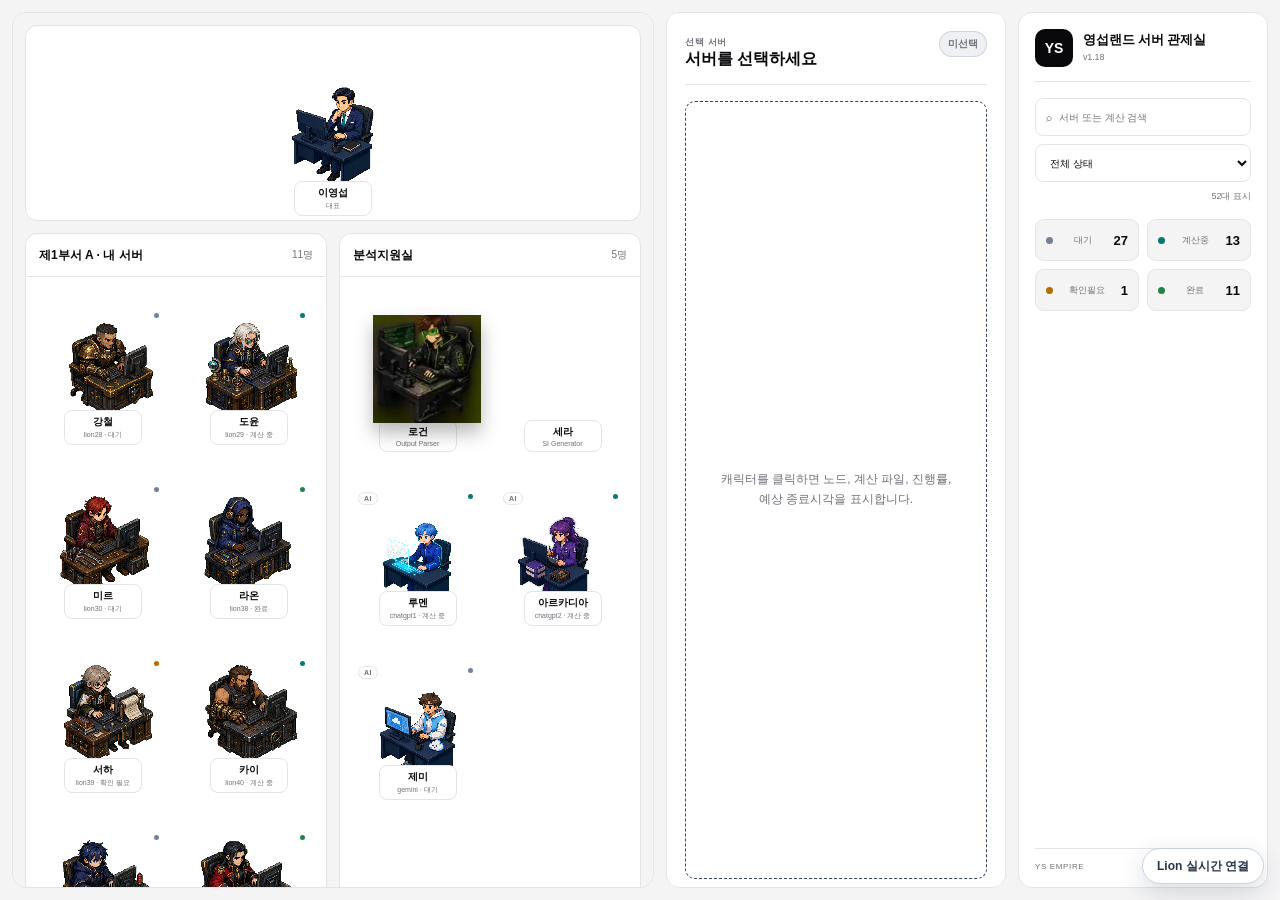
<file: index.html>
<!DOCTYPE html>
<html lang="ko" data-theme="light">
<head>
  <meta charset="UTF-8" />
  <meta name="viewport" content="width=device-width, initial-scale=1.0" />
  <meta name="color-scheme" content="light" />
  <title>영섭랜드 · 서버 관제실</title>
  <link rel="stylesheet" href="style.css?v=20260727-03" />
  <link rel="stylesheet" href="live.css?v=20260727-03" />
  <link rel="stylesheet" href="research-tools.css?v=20260727-04" />
  <link rel="stylesheet" href="isometric-office.css?v=20260727-11" />
  <link rel="stylesheet" href="office-layout-order.css?v=20260804-02" />
  <link rel="stylesheet" href="ui-enhancements.css?v=20260804-04" />
</head>
<body class="characters-only-layout no-server-org">
  <div class="app-shell">
    <header class="topbar layout-hidden">
      <div class="brand">
        <div class="brand-mark">YS</div>
        <div><h1>영섭랜드 서버 관제실 <small>v1.18</small></h1></div>
      </div>
      <div class="top-actions">
        <button id="pauseBtn" class="btn secondary">샘플 진행 일시정지</button>
        <div class="speed-group" aria-label="샘플 진행 속도"><button data-speed="1" class="speed-btn active">1×</button><button data-speed="2" class="speed-btn">2×</button><button data-speed="4" class="speed-btn">4×</button></div>
        <button id="addTaskBtn" class="btn primary">+ 새 계산 등록</button>
      </div>
      <div class="status-strip">
        <span><i class="dot waiting"></i>대기 <b id="countWaiting">0</b></span>
        <span><i class="dot running"></i>계산중 <b id="countRunning">0</b></span>
        <span><i class="dot warning"></i>확인필요 <b id="countWarning">0</b></span>
        <span><i class="dot done"></i>완료 <b id="countDone">0</b></span>
        <span class="hidden"><b id="totalJobs">0</b></span>
      </div>
    </header>

    <main class="workspace">
      <section class="org-map-panel" aria-label="영섭랜드 중앙 캐릭터 화면">
        <div id="departmentGrid" class="department-grid"></div>
      </section>

      <aside class="side-panel">
        <section class="detail-card">
          <div class="section-title-row"><div><span class="eyebrow">선택 서버</span><h2 id="detailServerName">서버를 선택하세요</h2></div><span id="detailStatusBadge" class="badge neutral">미선택</span></div>
          <div id="emptyDetail" class="empty-state">캐릭터를 클릭하면 노드, 계산 파일, 진행률, 예상 종료시각을 표시합니다.</div>
          <div id="detailContent" class="detail-content hidden">
            <div class="live-summary"><div><span>최근 확인</span><strong id="detailCheckedAt">-</strong></div><div><span>1분 Load</span><strong id="detailLoad">-</strong></div><div><span>Gaussian PID</span><strong id="detailPid">-</strong></div></div>
            <div class="info-grid"><div><span>기관</span><strong id="detailInstitution">-</strong></div><div><span>접속명</span><strong id="detailHost">-</strong></div><div><span>CPU</span><strong id="detailCpu">-</strong></div><div><span>메모리</span><strong id="detailMemory">-</strong></div></div>
            <div class="progress-block"><div class="progress-label"><span>현재 계산 진행률</span><strong id="detailProgressText">0%</strong></div><div class="progress-track"><div id="detailProgressBar" class="progress-fill"></div></div></div>
            <dl class="detail-list"><div><dt>프로젝트</dt><dd id="detailProject">-</dd></div><div><dt>현재 파일</dt><dd id="detailJob">-</dd></div><div><dt>계산 목적</dt><dd id="detailPurpose">-</dd></div><div><dt>시작 시각</dt><dd id="detailStarted">-</dd></div><div><dt>예상 종료</dt><dd id="detailEta">-</dd></div><div><dt>작업 디렉터리</dt><dd id="detailDirectory">-</dd></div></dl>
            <div class="detail-actions three"><button id="copySshBtn" class="btn secondary full">SSH 명령 복사</button><button id="markDoneBtn" class="btn secondary full">완료 처리</button><button id="needsReviewBtn" class="btn danger full">검수 필요</button></div>
          </div>
        </section>
        <section class="todo-card"><div class="section-title-row"><div><span class="eyebrow">연구 할 일</span><h2>우선순위 큐</h2></div><button id="clearDoneBtn" class="text-btn">완료 정리</button></div><div id="taskList" class="task-list"></div></section>
      </aside>
    </main>

    <footer class="event-console"><div class="console-heading"><h2>이벤트 로그</h2><button id="clearLogBtn" class="text-btn">로그 비우기</button></div><div id="eventLog" class="event-log"></div></footer>
  </div>

  <dialog id="taskDialog"><form id="taskForm" method="dialog"><div class="dialog-header"><div><span class="eyebrow">새 계산</span><h2>계산 작업 등록</h2></div><button type="button" id="closeDialogBtn" class="icon-btn">×</button></div><label>작업명<input id="taskTitleInput" required placeholder="예: FeNO7 quartet Fe–N scan" /></label><label>프로젝트<input id="taskProjectInput" required placeholder="예: FeNO6 / FeNO7" /></label><label>우선순위<select id="taskPriorityInput"><option value="high">높음</option><option value="medium" selected>중간</option><option value="low">낮음</option></select></label><label>담당 서버<select id="taskServerInput"></select></label><div class="dialog-actions"><button type="button" id="cancelDialogBtn" class="btn secondary">취소</button><button type="submit" class="btn primary">등록</button></div></form></dialog>

  <script src="auto-connect.js?v=20260805-02"></script><script src="app.js?v=20260727-03"></script><script src="live.js?v=20260727-12"></script><script src="isometric-office.js?v=20260727-11"></script><script src="ui-enhancements.js?v=20260804-04"></script><script src="office-layout-order.js?v=20260804-02"></script>
</body>
</html>
</file>
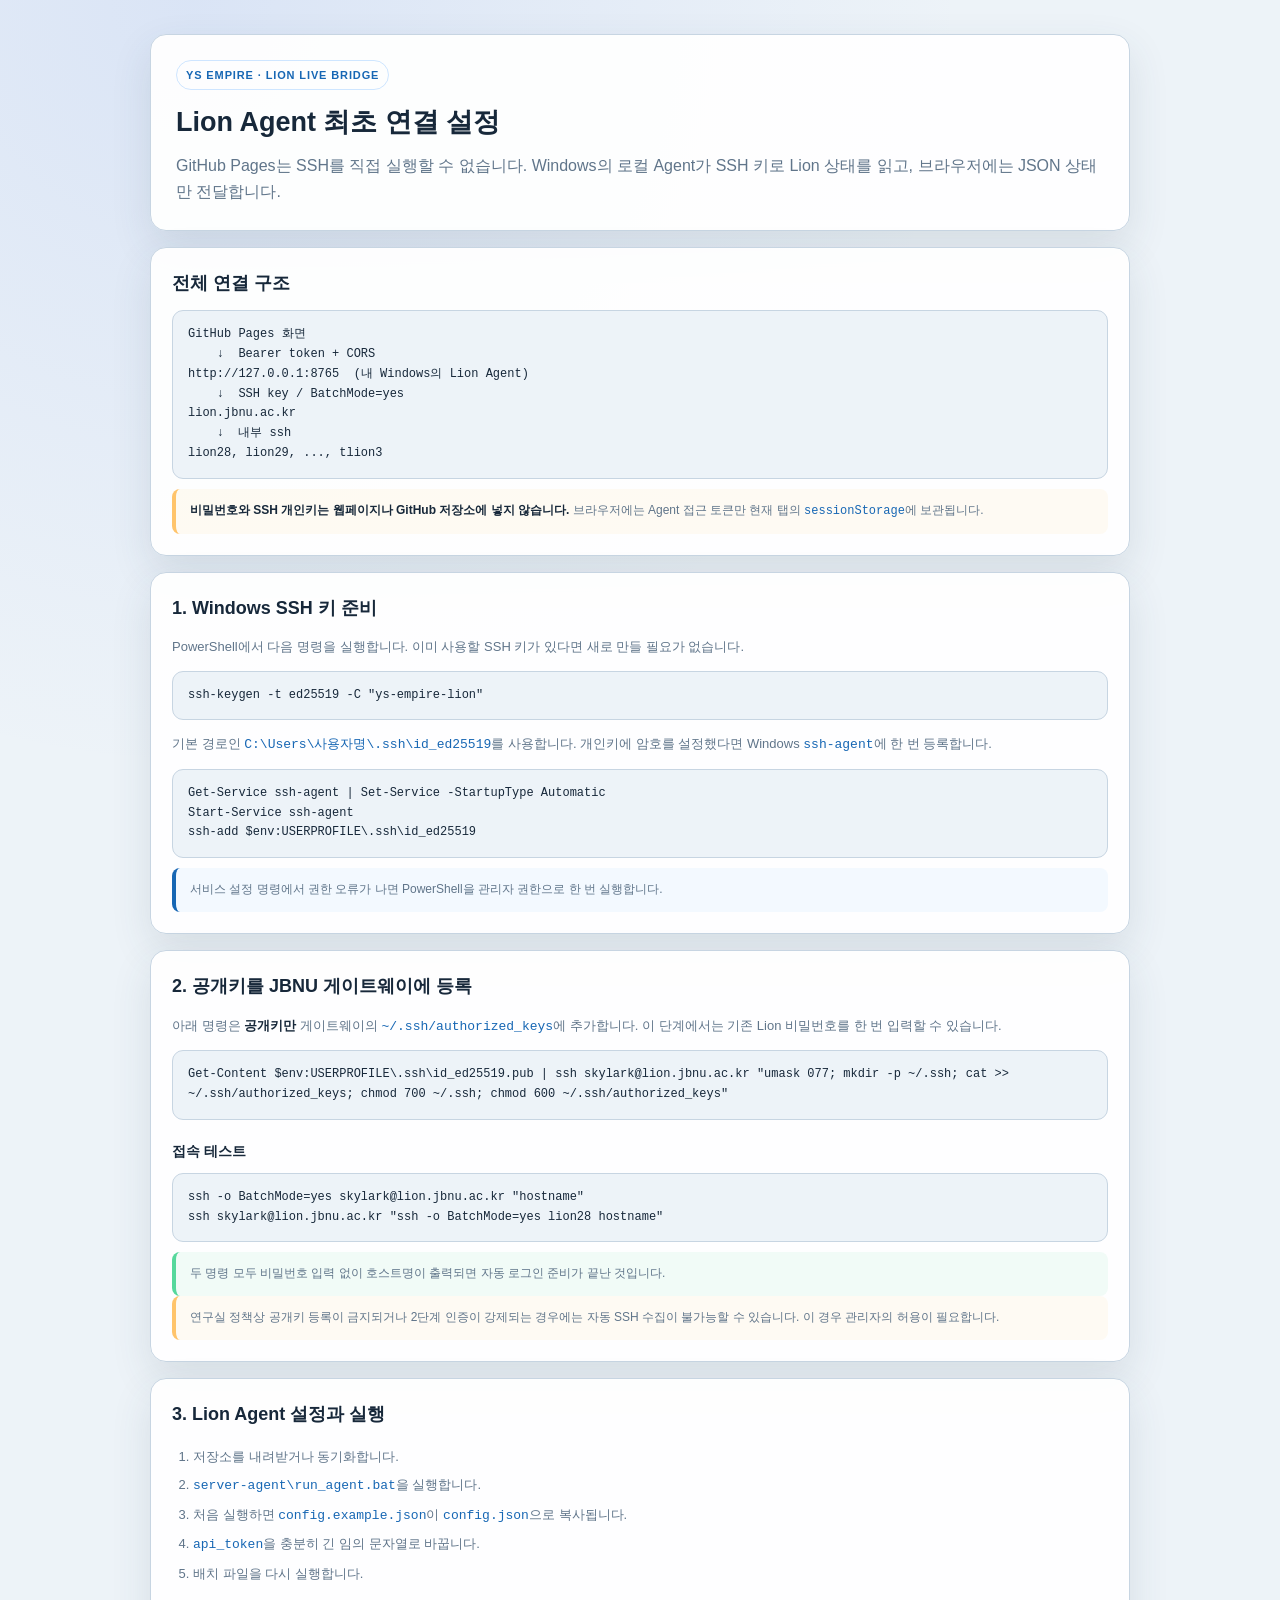
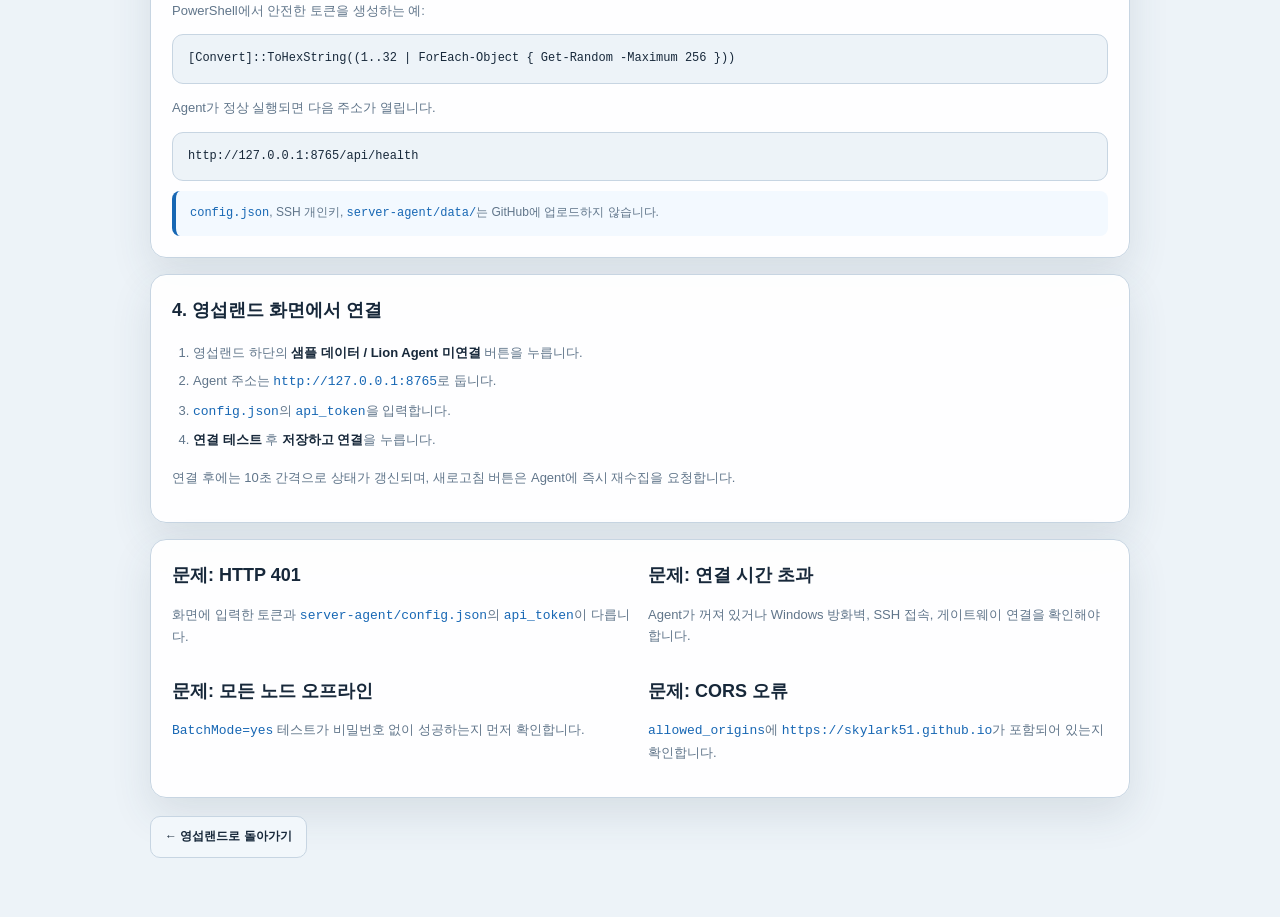
<file: agent-setup.html>
<!DOCTYPE html>
<html lang="ko" data-theme="dark">
<head>
  <meta charset="UTF-8" />
  <meta name="viewport" content="width=device-width, initial-scale=1.0" />
  <meta name="color-scheme" content="dark light" />
  <title>영섭랜드 · Lion Agent 연결 설정</title>
  <style>
    :root{--bg:#0b111a;--panel:#121c29;--panel2:#182536;--line:#2b3d52;--text:#e9f0f8;--muted:#9aabbe;--accent:#75b8ff;--ok:#56d89c;--warn:#ffc46b;--danger:#ff7e8a}
    *{box-sizing:border-box}body{margin:0;background:radial-gradient(circle at 15% 0,rgba(90,130,230,.13),transparent 28%),var(--bg);color:var(--text);font-family:Inter,Pretendard,"Noto Sans KR",Arial,sans-serif;line-height:1.65}.page{width:min(980px,calc(100% - 28px));margin:0 auto;padding:34px 0 70px}.hero,.card{border:1px solid var(--line);border-radius:16px;background:rgba(18,28,41,.92);box-shadow:0 18px 48px rgba(0,0,0,.24)}.hero{padding:25px}.hero h1{margin:0;font-size:27px}.hero p{margin:8px 0 0;color:var(--muted)}.badge{display:inline-flex;margin-bottom:10px;padding:5px 9px;border:1px solid rgba(117,184,255,.35);border-radius:999px;color:var(--accent);font-size:11px;font-weight:800;letter-spacing:.08em}.card{margin-top:16px;padding:21px}.card h2{margin:0 0 11px;font-size:18px}.card h3{margin:20px 0 7px;font-size:14px}.card p,.card li{color:var(--muted);font-size:13px}.card strong{color:var(--text)}ol{padding-left:21px}li+li{margin-top:7px}pre{position:relative;margin:10px 0;padding:14px 15px;overflow:auto;border:1px solid var(--line);border-radius:11px;background:#080d14;color:#dce8f5;font:12px/1.65 "Cascadia Code",Consolas,monospace;white-space:pre-wrap}.note{padding:12px 14px;border-left:4px solid var(--accent);border-radius:8px;background:rgba(117,184,255,.08);color:var(--muted);font-size:12px}.warning{border-left-color:var(--warn);background:rgba(255,196,107,.08)}.success{border-left-color:var(--ok);background:rgba(86,216,156,.08)}.grid{display:grid;grid-template-columns:1fr 1fr;gap:16px}.back{display:inline-flex;margin-top:18px;padding:10px 14px;border:1px solid var(--line);border-radius:10px;background:var(--panel2);color:var(--text);font-size:12px;font-weight:800;text-decoration:none}.back:hover{border-color:var(--accent)}code{color:var(--accent)}@media(max-width:760px){.grid{grid-template-columns:1fr}.hero h1{font-size:22px}}
    @media(prefers-color-scheme:light){:root{--bg:#edf3f8;--panel:#fff;--panel2:#f2f7fb;--line:#c7d5e2;--text:#17283a;--muted:#60758a;--accent:#1767b4}.hero,.card{background:rgba(255,255,255,.94);box-shadow:0 16px 40px rgba(48,70,92,.12)}pre{background:#edf3f8;color:#17283a}}
  </style>
</head>
<body>
  <main class="page">
    <section class="hero">
      <span class="badge">YS EMPIRE · LION LIVE BRIDGE</span>
      <h1>Lion Agent 최초 연결 설정</h1>
      <p>GitHub Pages는 SSH를 직접 실행할 수 없습니다. Windows의 로컬 Agent가 SSH 키로 Lion 상태를 읽고, 브라우저에는 JSON 상태만 전달합니다.</p>
    </section>

    <section class="card">
      <h2>전체 연결 구조</h2>
      <pre>GitHub Pages 화면
    ↓  Bearer token + CORS
http://127.0.0.1:8765  (내 Windows의 Lion Agent)
    ↓  SSH key / BatchMode=yes
lion.jbnu.ac.kr
    ↓  내부 ssh
lion28, lion29, ..., tlion3</pre>
      <div class="note warning"><strong>비밀번호와 SSH 개인키는 웹페이지나 GitHub 저장소에 넣지 않습니다.</strong> 브라우저에는 Agent 접근 토큰만 현재 탭의 <code>sessionStorage</code>에 보관됩니다.</div>
    </section>

    <section class="card">
      <h2>1. Windows SSH 키 준비</h2>
      <p>PowerShell에서 다음 명령을 실행합니다. 이미 사용할 SSH 키가 있다면 새로 만들 필요가 없습니다.</p>
      <pre>ssh-keygen -t ed25519 -C "ys-empire-lion"</pre>
      <p>기본 경로인 <code>C:\Users\사용자명\.ssh\id_ed25519</code>를 사용합니다. 개인키에 암호를 설정했다면 Windows <code>ssh-agent</code>에 한 번 등록합니다.</p>
      <pre>Get-Service ssh-agent | Set-Service -StartupType Automatic
Start-Service ssh-agent
ssh-add $env:USERPROFILE\.ssh\id_ed25519</pre>
      <div class="note">서비스 설정 명령에서 권한 오류가 나면 PowerShell을 관리자 권한으로 한 번 실행합니다.</div>
    </section>

    <section class="card">
      <h2>2. 공개키를 JBNU 게이트웨이에 등록</h2>
      <p>아래 명령은 <strong>공개키만</strong> 게이트웨이의 <code>~/.ssh/authorized_keys</code>에 추가합니다. 이 단계에서는 기존 Lion 비밀번호를 한 번 입력할 수 있습니다.</p>
      <pre>Get-Content $env:USERPROFILE\.ssh\id_ed25519.pub | ssh skylark@lion.jbnu.ac.kr "umask 077; mkdir -p ~/.ssh; cat >> ~/.ssh/authorized_keys; chmod 700 ~/.ssh; chmod 600 ~/.ssh/authorized_keys"</pre>
      <h3>접속 테스트</h3>
      <pre>ssh -o BatchMode=yes skylark@lion.jbnu.ac.kr "hostname"
ssh skylark@lion.jbnu.ac.kr "ssh -o BatchMode=yes lion28 hostname"</pre>
      <div class="note success">두 명령 모두 비밀번호 입력 없이 호스트명이 출력되면 자동 로그인 준비가 끝난 것입니다.</div>
      <div class="note warning">연구실 정책상 공개키 등록이 금지되거나 2단계 인증이 강제되는 경우에는 자동 SSH 수집이 불가능할 수 있습니다. 이 경우 관리자의 허용이 필요합니다.</div>
    </section>

    <section class="card">
      <h2>3. Lion Agent 설정과 실행</h2>
      <ol>
        <li>저장소를 내려받거나 동기화합니다.</li>
        <li><code>server-agent\run_agent.bat</code>을 실행합니다.</li>
        <li>처음 실행하면 <code>config.example.json</code>이 <code>config.json</code>으로 복사됩니다.</li>
        <li><code>api_token</code>을 충분히 긴 임의 문자열로 바꿉니다.</li>
        <li>배치 파일을 다시 실행합니다.</li>
      </ol>
      <p>PowerShell에서 안전한 토큰을 생성하는 예:</p>
      <pre>[Convert]::ToHexString((1..32 | ForEach-Object { Get-Random -Maximum 256 }))</pre>
      <p>Agent가 정상 실행되면 다음 주소가 열립니다.</p>
      <pre>http://127.0.0.1:8765/api/health</pre>
      <div class="note"><code>config.json</code>, SSH 개인키, <code>server-agent/data/</code>는 GitHub에 업로드하지 않습니다.</div>
    </section>

    <section class="card">
      <h2>4. 영섭랜드 화면에서 연결</h2>
      <ol>
        <li>영섭랜드 하단의 <strong>샘플 데이터 / Lion Agent 미연결</strong> 버튼을 누릅니다.</li>
        <li>Agent 주소는 <code>http://127.0.0.1:8765</code>로 둡니다.</li>
        <li><code>config.json</code>의 <code>api_token</code>을 입력합니다.</li>
        <li><strong>연결 테스트</strong> 후 <strong>저장하고 연결</strong>을 누릅니다.</li>
      </ol>
      <p>연결 후에는 10초 간격으로 상태가 갱신되며, 새로고침 버튼은 Agent에 즉시 재수집을 요청합니다.</p>
    </section>

    <section class="card grid">
      <div>
        <h2>문제: HTTP 401</h2>
        <p>화면에 입력한 토큰과 <code>server-agent/config.json</code>의 <code>api_token</code>이 다릅니다.</p>
      </div>
      <div>
        <h2>문제: 연결 시간 초과</h2>
        <p>Agent가 꺼져 있거나 Windows 방화벽, SSH 접속, 게이트웨이 연결을 확인해야 합니다.</p>
      </div>
      <div>
        <h2>문제: 모든 노드 오프라인</h2>
        <p><code>BatchMode=yes</code> 테스트가 비밀번호 없이 성공하는지 먼저 확인합니다.</p>
      </div>
      <div>
        <h2>문제: CORS 오류</h2>
        <p><code>allowed_origins</code>에 <code>https://skylark51.github.io</code>가 포함되어 있는지 확인합니다.</p>
      </div>
    </section>

    <a class="back" href="./">← 영섭랜드로 돌아가기</a>
  </main>
</body>
</html>
</file>
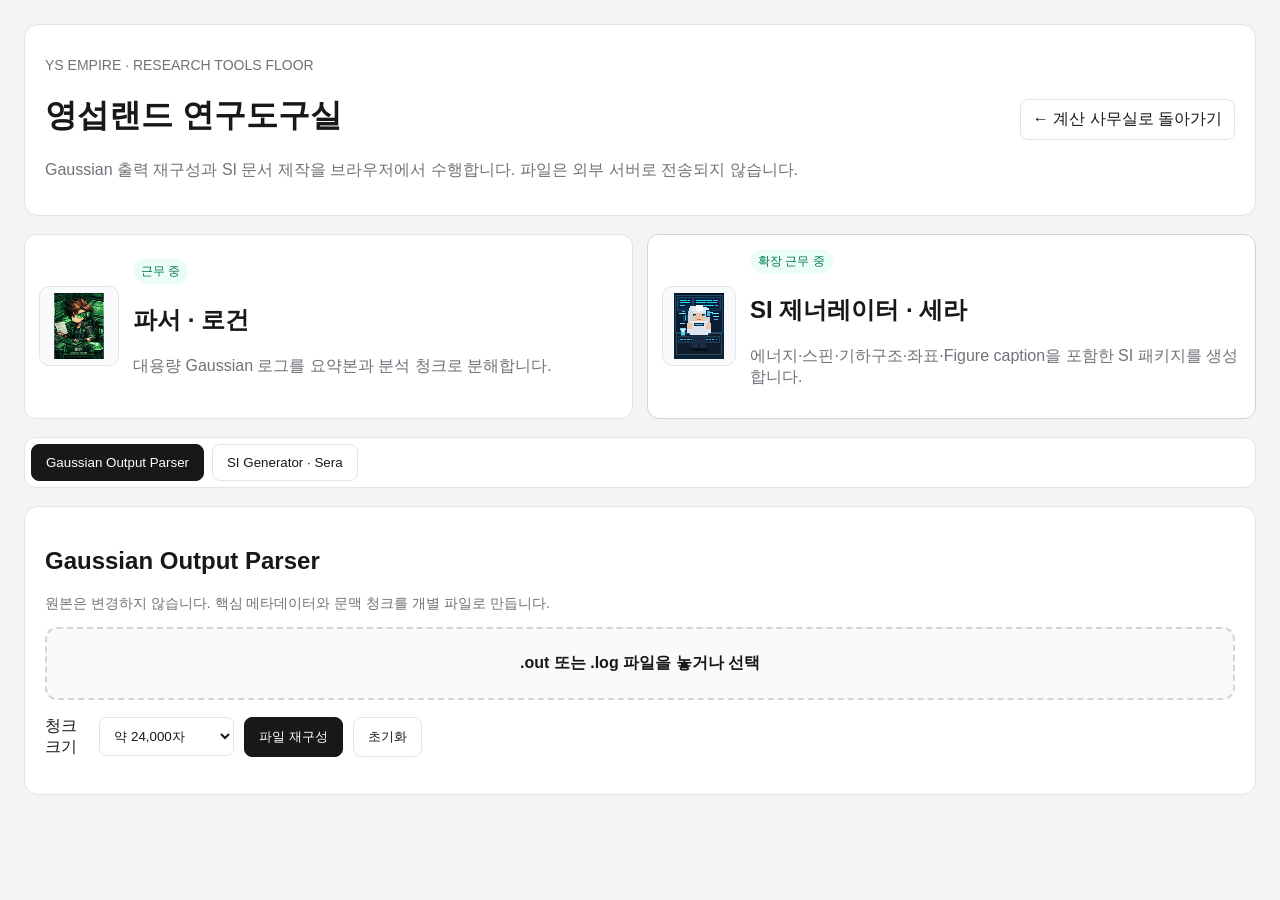
<file: research-tools.html>
<!DOCTYPE html>
<html lang="ko" data-theme="dark">
<head>
  <meta charset="UTF-8" />
  <meta name="viewport" content="width=device-width, initial-scale=1.0" />
  <title>영섭랜드 연구도구실</title>
  <link rel="stylesheet" href="research-tools.css" />
</head>
<body class="tools-page">
  <main class="tools-shell">
    <header class="tools-head">
      <div><p class="tool-note">YS EMPIRE · RESEARCH TOOLS FLOOR</p><h1>영섭랜드 연구도구실</h1><p>Gaussian 출력 재구성과 SI 문서 제작을 브라우저에서 수행합니다. 파일은 외부 서버로 전송되지 않습니다.</p></div>
      <a href="index.html">← 계산 사무실로 돌아가기</a>
    </header>

    <section class="employee-strip">
      <article class="employee-mini"><img src="assets/characters/tool-parser.svg" alt="Gaussian Output Parser 직원" /><div><span class="status-chip">근무 중</span><h2>파서 · 로건</h2><p>대용량 Gaussian 로그를 요약본과 분석 청크로 분해합니다.</p></div></article>
      <article class="employee-mini featured"><img src="assets/characters/tool-si-generator.svg" alt="SI Generator 직원" /><div><span class="status-chip">확장 근무 중</span><h2>SI 제너레이터 · 세라</h2><p>에너지·스핀·기하구조·좌표·Figure caption을 포함한 SI 패키지를 생성합니다.</p></div></article>
    </section>

    <nav class="tool-tabs"><button class="tool-tab active" data-target="parserPanel">Gaussian Output Parser</button><button class="tool-tab" data-target="siPanel">SI Generator · Sera</button></nav>

    <section id="parserPanel" class="tool-panel active">
      <h2>Gaussian Output Parser</h2><p class="tool-note">원본은 변경하지 않습니다. 핵심 메타데이터와 문맥 청크를 개별 파일로 만듭니다.</p>
      <label id="parserDrop" class="drop-zone"><strong>.out 또는 .log 파일을 놓거나 선택</strong><input id="parserFiles" type="file" accept=".out,.log,.txt" multiple hidden /></label>
      <div class="tool-controls"><label>청크 크기 <select id="chunkSize"><option value="12000">약 12,000자</option><option value="24000" selected>약 24,000자</option><option value="48000">약 48,000자</option></select></label><button id="runParser">파일 재구성</button><button id="clearParser" class="secondary">초기화</button></div>
      <div id="parserFileList" class="file-list"></div><div id="parserOutputs" class="output-list"></div>
    </section>

    <section id="siPanel" class="tool-panel">
      <div class="sera-heading"><div><p class="tool-note">FULL WORKFLOW</p><h2>SI Generator · Sera</h2><p>기존 데스크톱 SI Generator의 데이터 처리 기능을 웹 워크플로로 이식한 버전입니다.</p></div><span id="seraStatus" class="status-chip">파일 대기</span></div>
      <div class="workflow-grid">
        <section class="form-card span-2"><h3>0. Gaussian 파일 및 구조명</h3><label id="siDrop" class="drop-zone"><strong>Gaussian .out/.log 파일 또는 폴더를 선택</strong><small>브라우저 폴더 선택은 하위 폴더를 포함합니다.</small><input id="siFiles" type="file" accept=".out,.log,.txt" multiple hidden /></label><div class="inline-actions"><button id="chooseSiFiles">파일 추가</button><label class="button-like">폴더 전체 추가<input id="siFolder" type="file" webkitdirectory directory multiple hidden /></label><button id="autoGroupBtn" class="secondary">구조 자동 정렬</button><button id="clearSi" class="secondary">초기화</button></div><div id="siFileList" class="file-list"></div><div id="structureEditor" class="table-wrap"></div></section>
        <section class="form-card"><h3>1. 문서 설정</h3><label>SI 제목<input id="siTitle" value="Computational Details and Cartesian Coordinates" /></label><label>Mechanism phrase<input id="mechanismPhrase" placeholder="예: O–O bond cleavage" /></label><label>출력 파일 접두어<input id="outputPrefix" value="SI_Generator" /></label><label class="check"><input id="includeAbsolute" type="checkbox" checked /> Absolute energy table 포함</label><label class="check"><input id="includeCoordinates" type="checkbox" checked /> Cartesian coordinates 포함</label></section>
        <section class="form-card"><h3>2. 에너지 설정</h3><label>에너지 입력<select id="energyInputMode"><option value="auto">Gaussian에서 자동 추출</option><option value="manual-both">Absolute + Relative 수동</option><option value="manual-relative">Relative만 수동</option></select></label><label>Energy basis<select id="energyBasis"><option value="gibbs">Gibbs</option><option value="electronic">Electronic</option><option value="electronic-zpe">Electronic + ZPE</option><option value="enthalpy">Enthalpy</option><option value="current">Current/default behavior</option></select></label><label>Reference mode<select id="referenceMode"><option value="single">Single Structure</option><option value="separate">Separate Reactants</option><option value="numeric">Manual Numeric Reference</option><option value="manual-relative">Manual Relative Only</option></select></label><label>Reference 구조<select id="referenceStructure"></select></label><label>수동 reference 값<input id="manualReference" type="number" step="any" placeholder="Hartree" /></label><label>Separate reactants<input id="separateReactants" placeholder="구조명*계수 + 구조명*계수" /></label></section>
        <section class="form-card span-2 manual-energy"><h3>3. 수동 에너지 표</h3><p class="tool-note">Excel에서 탭 구분 데이터를 그대로 붙여넣을 수 있습니다.</p><div class="two-col"><label>Absolute Energy Table<textarea id="manualAbsolute" rows="6" placeholder="Structure\tE\tZPE\tH\tG"></textarea></label><label>Relative Energy Table<textarea id="manualRelative" rows="6" placeholder="Structure\tΔG"></textarea></label></div></section>
        <section class="form-card"><h3>4. Mulliken spin density</h3><label class="check"><input id="spinAuto" type="checkbox" checked /> 자동 분석</label><label>Tracked atoms<input id="spinAutoCount" type="number" min="1" max="20" value="6" /></label><label>수동 Atom IDs<input id="spinManualIds" placeholder="예: 1, 12, 38, 39" disabled /></label><label class="check"><input id="spinSeparateReport" type="checkbox" checked /> 강조 분석 별도 보고서 생성</label></section>
        <section class="form-card"><h3>5. Key geometries</h3><p class="tool-note">한 줄마다 이름 = 원자번호. 2개 거리, 3개 각도, 4개 dihedral.</p><textarea id="geometryRules" rows="8" placeholder="Fe–N = 1,38\nN–O = 38,39\nFe–N–O = 1,38,39"></textarea></section>
        <section class="form-card"><h3>6. Figure captions</h3><textarea id="figureCaptions" rows="8" placeholder="한 줄에 caption 하나씩 입력"></textarea><p class="tool-note">Figure S1부터 자동 번호를 부여합니다.</p></section>
        <section class="form-card"><h3>7. 구조명 서식</h3><p>구조명에 <code>_{text}</code>와 <code>^{text}</code>를 사용하면 아래첨자와 위첨자 표기를 유지합니다.</p><div class="format-preview" id="formatPreview">예: Fe_{2}^{III}</div></section>
      </div>
      <div class="generation-bar"><button id="runSi" class="primary-large">Generate SI + XYZ</button><button id="generateSiOnly">SI Only</button><button id="generateXyzOnly">XYZ Only</button><button id="saveProjectBtn" class="secondary">설정 JSON 저장</button><label class="button-like secondary">설정 JSON 불러오기<input id="loadProjectInput" type="file" accept=".json" hidden /></label></div>
      <div id="siProgress" class="progress-box" hidden><div><strong id="siProgressText">준비 중</strong><span id="siProgressPct">0%</span></div><progress id="siProgressBar" max="100" value="0"></progress></div><div id="siOutputs" class="output-list"></div>
    </section>
  </main>
  <script src="research-tools.js"></script>
  <script src="research-tools-hotfix.js"></script>
  <script>(()=>{const target=location.hash.slice(1);if(!target)return;document.querySelector(`.tool-tab[data-target="${target}"]`)?.click();})();</script>
</body>
</html>
</file>
<file: style.css>
:root {
  --bg: #0a0f18;
  --panel: #111824;
  --panel-2: #151e2c;
  --panel-3: #1a2535;
  --line: #263447;
  --text: #e7edf7;
  --muted: #91a0b6;
  --accent: #7ab8ff;
  --accent-2: #a886ff;
  --running: #45d6c7;
  --waiting: #7f8ca2;
  --warning: #ffbd5b;
  --done: #6edb8f;
  --danger: #ff6f7d;
  --shadow: 0 18px 48px rgba(0,0,0,.28);
}

* { box-sizing: border-box; }
html, body { margin: 0; min-height: 100%; background: var(--bg); color: var(--text); font-family: Inter, Pretendard, "Noto Sans KR", Arial, sans-serif; }
button, input, select { font: inherit; }

body {
  background:
    radial-gradient(circle at 12% 0%, rgba(91, 123, 255, .11), transparent 28%),
    radial-gradient(circle at 90% 10%, rgba(79, 219, 199, .08), transparent 24%),
    var(--bg);
}

.app-shell { min-height: 100vh; display: grid; grid-template-rows: auto 1fr auto; }
.topbar {
  display: grid;
  grid-template-columns: 1fr auto auto;
  align-items: center;
  gap: 28px;
  padding: 18px 24px;
  border-bottom: 1px solid var(--line);
  background: rgba(10,15,24,.92);
  backdrop-filter: blur(16px);
  position: sticky;
  top: 0;
  z-index: 10;
}

.brand { display: flex; gap: 14px; align-items: center; }
.brand-mark {
  width: 46px; height: 46px; border-radius: 13px;
  display: grid; place-items: center; font-weight: 900; font-size: 22px;
  background: linear-gradient(145deg, var(--accent-2), var(--accent));
  box-shadow: 0 0 30px rgba(122,184,255,.22);
}
.brand h1 { margin: 0; font-size: 18px; letter-spacing: .01em; }
.brand p { margin: 4px 0 0; color: var(--muted); font-size: 12px; }

.top-actions { display: flex; gap: 8px; align-items: center; }
.btn, .speed-btn {
  border: 1px solid var(--line);
  color: var(--text);
  background: var(--panel-2);
  border-radius: 9px;
  padding: 10px 13px;
  cursor: pointer;
  transition: .18s ease;
}
.btn:hover, .speed-btn:hover { transform: translateY(-1px); border-color: #46617f; }
.btn.primary { background: linear-gradient(135deg, #316fc8, #6f59d7); border-color: transparent; }
.btn.secondary { background: #172231; }
.btn.danger { background: rgba(255,111,125,.12); border-color: rgba(255,111,125,.45); color: #ff9ca5; }
.btn.full { width: 100%; }
.speed-btn { padding-inline: 12px; color: var(--muted); }
.speed-btn.active { background: var(--warning); color: #1a2029; border-color: transparent; font-weight: 800; }

.status-strip { display: flex; gap: 14px; color: var(--muted); font-size: 12px; white-space: nowrap; }
.status-strip span { display: inline-flex; align-items: center; gap: 6px; }
.status-strip b { color: var(--text); }

.workspace {
  min-height: 0;
  display: grid;
  grid-template-columns: minmax(0, 1fr) 360px;
}
.org-map-panel { padding: 24px; min-width: 0; overflow: auto; }
.side-panel {
  padding: 24px 18px;
  border-left: 1px solid var(--line);
  background: rgba(13,19,29,.78);
  display: flex;
  flex-direction: column;
  gap: 18px;
}

.panel-heading, .section-title-row {
  display: flex; justify-content: space-between; align-items: flex-start; gap: 20px;
}
.panel-heading h2, .section-title-row h2 { margin: 0; font-size: 17px; }
.panel-heading p { color: var(--muted); margin: 7px 0 0; font-size: 13px; }
.legend { display: flex; flex-wrap: wrap; gap: 12px; color: var(--muted); font-size: 12px; }
.legend span { display: inline-flex; align-items: center; gap: 6px; }

.dot { display: inline-block; width: 8px; height: 8px; border-radius: 50%; box-shadow: 0 0 10px currentColor; }
.dot.running { background: var(--running); color: var(--running); }
.dot.waiting { background: var(--waiting); color: var(--waiting); }
.dot.warning { background: var(--warning); color: var(--warning); }
.dot.done { background: var(--done); color: var(--done); }

.executive-row { display: flex; justify-content: center; margin-top: 24px; }
.executive-card {
  width: min(620px, 94%);
  display: grid;
  grid-template-columns: auto 1fr auto;
  align-items: center;
  gap: 16px;
  padding: 18px;
  border: 1px solid rgba(122,184,255,.38);
  background: linear-gradient(135deg, rgba(87,100,190,.18), rgba(24,37,55,.9));
  border-radius: 14px;
  box-shadow: var(--shadow);
}
.pixel-panel { overflow: hidden; position: relative; }
.boss-scene {
  width: 118px; height: 94px; align-self: stretch; position: relative;
  background: radial-gradient(circle at 50% 45%, rgba(79,219,255,.19), transparent 56%);
  overflow: hidden;
}
.boss-scene img {
  width: 126px; height: 126px; object-fit: contain; object-position: center bottom;
  position: absolute; left: -4px; bottom: -14px; image-rendering: pixelated;
  animation: bossWork 2.4s steps(2, end) infinite;
}
.executive-card h3 small { color: var(--accent); font-size: 11px; font-weight: 600; margin-left: 5px; }
.avatar {
  width: 52px; height: 52px; border-radius: 15px;
  display: grid; place-items: center; font-weight: 900;
  background: #29384e; color: var(--accent);
}
.avatar.boss { background: linear-gradient(145deg, #7d5ce7, #397ad2); color: white; }
.executive-card h3 { margin: 3px 0; font-size: 18px; }
.executive-card p { margin: 0; color: var(--muted); font-size: 12px; }
.eyebrow { color: var(--accent); text-transform: uppercase; letter-spacing: .1em; font-size: 10px; font-weight: 800; }
.executive-metrics { text-align: right; padding-left: 18px; border-left: 1px solid var(--line); }
.executive-metrics strong { display: block; font-size: 23px; }
.executive-metrics span { color: var(--muted); font-size: 11px; }

.connector.trunk { width: 1px; height: 28px; margin: 0 auto; background: linear-gradient(var(--accent), var(--line)); }

.department-grid {
  display: grid;
  grid-template-columns: repeat(2, minmax(280px, 1fr));
  gap: 16px;
  align-items: start;
}
.department-jbnu-owned,
.department-jbnu-borrowed { grid-column: 1 / -1; }
.department-jbnu-owned .server-list,
.department-jbnu-borrowed .server-list {
  grid-template-columns: repeat(auto-fill, minmax(168px, 1fr));
}
.department-jbnu-hpc .server-list { grid-template-columns: repeat(3, minmax(0, 1fr)); }
.department {
  min-width: 0;
  border: 1px solid var(--line);
  border-radius: 14px;
  background: rgba(17,24,36,.8);
  overflow: hidden;
}
.department-header {
  padding: 15px 16px 13px;
  border-bottom: 1px solid var(--line);
  background: linear-gradient(135deg, rgba(122,184,255,.08), transparent);
}
.department-header h3 { margin: 2px 0 0; font-size: 15px; }
.department-header p { margin: 5px 0 0; color: var(--muted); font-size: 11px; line-height: 1.5; }
.server-list { padding: 12px; display: grid; gap: 10px; }

.server-card {
  border: 1px solid var(--line);
  border-radius: 11px;
  padding: 0;
  background: var(--panel-2);
  cursor: pointer;
  transition: .18s ease;
  position: relative;
  overflow: hidden;
}
.server-card::after {
  content: "";
  position: absolute; inset: 0 auto 0 0; width: 3px;
  background: var(--waiting);
}
.server-card[data-status="running"]::after { background: var(--running); }
.server-card[data-status="warning"]::after { background: var(--warning); }
.server-card[data-status="done"]::after { background: var(--done); }
.server-card:hover { transform: translateY(-2px); border-color: #45617f; box-shadow: 0 12px 24px rgba(0,0,0,.2); }
.server-card.selected { border-color: var(--accent); box-shadow: 0 0 0 1px rgba(122,184,255,.25); }
.employee-scene {
  height: 158px; position: relative; overflow: hidden;
  background:
    linear-gradient(rgba(255,255,255,.025) 1px, transparent 1px),
    linear-gradient(90deg, rgba(255,255,255,.025) 1px, transparent 1px),
    linear-gradient(180deg, #182538 0 70%, #101824 70%);
  background-size: 18px 18px, 18px 18px, auto;
  border-bottom: 1px solid var(--line);
}
.employee-scene::after {
  content:""; position:absolute; left:0; right:0; bottom:0; height:34px;
  background: repeating-linear-gradient(90deg, #0b111b 0 22px, #121b29 22px 44px);
  opacity:.7;
}
.employee-scene img {
  position:absolute; z-index:2; width:190px; height:190px; object-fit:contain;
  object-position:center bottom; left:50%; bottom:-19px; transform:translateX(-50%);
  image-rendering:pixelated; filter:drop-shadow(0 10px 8px rgba(0,0,0,.35));
  animation:deskWork 2.2s steps(2,end) infinite;
}
.character-sprite {
  position:absolute; z-index:2; width:100%; height:100%; inset:0;
  background-repeat:no-repeat;
  image-rendering:pixelated;
  filter:drop-shadow(0 10px 8px rgba(0,0,0,.35));
  animation:spriteWork 2.2s steps(2,end) infinite;
}
.server-card:nth-child(3n+2) .character-sprite { animation-delay:-.7s; }
.server-card:nth-child(3n) .character-sprite { animation-delay:-1.2s; }
.server-card:nth-child(2) .employee-scene img { animation-delay:-.7s; }
.server-card:nth-child(3) .employee-scene img { animation-delay:-1.2s; }
.monitor-glow {
  position:absolute; z-index:1; width:96px; height:68px; left:50%; top:32px;
  transform:translateX(-62%); border-radius:50%;
  background:rgba(73,207,255,.16); filter:blur(18px); animation:monitorPulse 2.8s ease-in-out infinite;
}
.work-pulse { position:absolute; z-index:3; top:12px; right:12px; display:flex; gap:3px; }
.work-pulse i { width:4px; height:4px; background:var(--running); box-shadow:0 0 7px var(--running); animation:typing 1.2s infinite; }
.work-pulse i:nth-child(2) { animation-delay:.2s; }
.work-pulse i:nth-child(3) { animation-delay:.4s; }
.employee-info { padding:12px 13px 13px; }
.salary-row {
  margin-top:9px; display:grid; grid-template-columns:auto 1fr; gap:2px 8px;
  padding:8px 9px; border:1px solid #31445d; border-radius:8px;
  background:rgba(8,13,20,.55);
}
.salary-row > span { color:var(--muted); font-size:9px; text-transform:uppercase; letter-spacing:.08em; }
.salary-row strong { color:#ffe08b; font-size:11px; text-align:right; }
.salary-row small { grid-column:1/-1; color:#72839a; font-size:8px; text-align:right; }
.vacant-office {
  min-height:318px; display:flex; flex-direction:column; justify-content:center; align-items:center;
  gap:8px; color:var(--muted); text-align:center;
  background:repeating-linear-gradient(135deg,rgba(255,255,255,.018) 0 8px,transparent 8px 16px);
}
.vacant-office strong { color:#738198; font-size:13px; }
.vacant-office > span { font-size:10px; }
.vacant-desk { width:130px; height:94px; position:relative; opacity:.45; filter:grayscale(1); }
.vacant-monitor { position:absolute; width:62px; height:42px; left:12px; top:5px; border:5px solid #526176; background:#080d14; }
.vacant-monitor::after { content:""; position:absolute; width:7px; height:24px; background:#526176; left:23px; top:38px; }
.vacant-chair { position:absolute; width:44px; height:56px; border:6px solid #526176; border-radius:13px 13px 4px 4px; right:8px; top:28px; }
.restricted-office {
  min-height:220px; display:flex; flex-direction:column; justify-content:center; align-items:center;
  gap:8px; color:var(--muted); text-align:center;
  background:repeating-linear-gradient(135deg,rgba(255,111,125,.025) 0 8px,transparent 8px 16px);
}
.restricted-office strong { color:#a78c96; font-size:13px; }
.restricted-office span { font-size:10px; }
.gpu-rack { display:flex; gap:10px; margin-bottom:8px; opacity:.52; }
.gpu-rack i {
  width:54px; height:76px; border:5px solid #66515d; background:#0a0e15;
  box-shadow:inset 0 0 0 5px #17131a;
}
.gpu-rack i::before {
  content:""; display:block; width:6px; height:6px; margin:12px 0 0 30px;
  background:var(--danger); box-shadow:0 16px 0 #614750, 0 32px 0 #614750;
}
.empty-department { border-style:dashed; }
@keyframes deskWork {
  0%,100% { transform:translateX(-50%) translateY(0); }
  50% { transform:translateX(-50%) translateY(2px); }
}
@keyframes spriteWork {
  0%,100% { transform:translateY(0); }
  50% { transform:translateY(2px); }
}
@keyframes bossWork {
  0%,100% { transform:translateY(0); }
  50% { transform:translateY(2px); }
}
@keyframes monitorPulse { 0%,100%{opacity:.55} 50%{opacity:1} }
@keyframes typing { 0%,60%,100%{transform:translateY(0);opacity:.35} 30%{transform:translateY(-3px);opacity:1} }
.server-top { display: flex; justify-content: space-between; align-items: flex-start; gap: 10px; }
.server-name { display: flex; gap: 9px; align-items: center; }
.server-icon {
  width: 34px; height: 34px; border-radius: 9px;
  display: grid; place-items: center; background: #202d40; color: var(--accent);
  font-size: 11px; font-weight: 900;
}
.server-name h4 { margin: 0; font-size: 13px; }
.server-name span { display: block; margin-top: 3px; color: var(--muted); font-size: 10px; }
.badge {
  border-radius: 999px; padding: 5px 8px; font-size: 10px; font-weight: 800;
  background: rgba(127,140,162,.13); color: #aab5c6; border: 1px solid rgba(127,140,162,.28);
}
.badge.running { color: var(--running); border-color: rgba(69,214,199,.35); background: rgba(69,214,199,.08); }
.badge.warning { color: var(--warning); border-color: rgba(255,189,91,.35); background: rgba(255,189,91,.08); }
.badge.done { color: var(--done); border-color: rgba(110,219,143,.35); background: rgba(110,219,143,.08); }
.badge.waiting { color: #aab5c6; }
.badge.neutral { color: var(--muted); }

.server-job { margin: 12px 0 9px; color: #c7d3e4; font-size: 11px; line-height: 1.45; min-height: 32px; word-break: break-word; }
.mini-progress { height: 5px; background: #0c121b; border-radius: 999px; overflow: hidden; }
.mini-progress > div { height: 100%; background: linear-gradient(90deg, var(--accent), var(--running)); border-radius: inherit; }
.server-meta { display: flex; justify-content: space-between; margin-top: 8px; color: var(--muted); font-size: 10px; }

.detail-card, .todo-card {
  background: var(--panel);
  border: 1px solid var(--line);
  border-radius: 14px;
  padding: 16px;
}
.empty-state {
  margin-top: 16px; padding: 22px 12px; text-align: center;
  border: 1px dashed #33445c; color: var(--muted); font-size: 12px; line-height: 1.7;
  border-radius: 10px;
}
.hidden { display: none !important; }
.info-grid { display: grid; grid-template-columns: 1fr 1fr; gap: 10px; margin-top: 16px; }
.info-grid > div { padding: 10px; border: 1px solid var(--line); border-radius: 9px; background: var(--panel-2); }
.info-grid span { display: block; color: var(--muted); font-size: 10px; }
.info-grid strong { display: block; margin-top: 4px; font-size: 12px; }

.progress-block { margin-top: 16px; }
.progress-label { display: flex; justify-content: space-between; color: var(--muted); font-size: 11px; }
.progress-label strong { color: var(--text); }
.progress-track { height: 8px; margin-top: 8px; border-radius: 99px; background: #080d14; overflow: hidden; }
.progress-fill { height: 100%; width: 0; background: linear-gradient(90deg, var(--accent-2), var(--running)); border-radius: inherit; transition: width .3s; }

.detail-list { display: grid; gap: 0; margin: 16px 0; }
.detail-list > div { display: grid; grid-template-columns: 86px 1fr; gap: 10px; padding: 9px 0; border-bottom: 1px solid var(--line); }
.detail-list dt { color: var(--muted); font-size: 10px; }
.detail-list dd { margin: 0; font-size: 11px; line-height: 1.5; word-break: break-all; }
.detail-actions { display: grid; grid-template-columns: 1fr 1fr; gap: 8px; }

.todo-card { flex: 1; min-height: 280px; }
.text-btn, .icon-btn {
  border: 0; background: transparent; color: var(--muted); cursor: pointer;
}
.text-btn:hover, .icon-btn:hover { color: var(--text); }
.task-list { display: grid; gap: 8px; margin-top: 14px; }
.task-item {
  display: grid; grid-template-columns: auto 1fr auto; gap: 10px;
  padding: 11px; border: 1px solid var(--line); border-radius: 10px;
  background: var(--panel-2);
}
.task-check {
  width: 18px; height: 18px; margin-top: 2px; border-radius: 5px;
  border: 1px solid #4b617e; background: transparent; cursor: pointer;
}
.task-item.done { opacity: .5; }
.task-item.done .task-check { background: var(--done); }
.task-item.done h4 { text-decoration: line-through; }
.task-item h4 { margin: 0; font-size: 12px; }
.task-item p { margin: 4px 0 0; color: var(--muted); font-size: 10px; }
.priority { width: 7px; height: 7px; margin-top: 6px; border-radius: 50%; background: var(--waiting); }
.priority.high { background: var(--danger); }
.priority.medium { background: var(--warning); }
.priority.low { background: var(--running); }

.event-console {
  border-top: 1px solid var(--line);
  background: #080d14;
  padding: 12px 24px 16px;
  max-height: 190px;
}
.console-heading { display: flex; justify-content: space-between; align-items: center; }
.console-heading h2 { font-size: 12px; margin: 0; color: var(--muted); }
.event-log {
  margin-top: 9px; height: 100px; overflow: auto;
  font-family: "Cascadia Code", Consolas, monospace;
  font-size: 10px; line-height: 1.75; color: #9fb1c9;
}
.log-row { display: grid; grid-template-columns: 76px 92px 1fr; gap: 10px; }
.log-row .time { color: #5f7086; }
.log-row .source { color: var(--accent); }

dialog {
  width: min(520px, calc(100vw - 32px));
  border: 1px solid var(--line);
  border-radius: 16px;
  background: var(--panel);
  color: var(--text);
  box-shadow: var(--shadow);
}
dialog::backdrop { background: rgba(0,0,0,.68); backdrop-filter: blur(4px); }
#taskForm { display: grid; gap: 14px; }
.dialog-header { display: flex; justify-content: space-between; align-items: flex-start; margin-bottom: 4px; }
.dialog-header h2 { margin: 3px 0 0; font-size: 18px; }
.icon-btn { font-size: 25px; }
label { display: grid; gap: 7px; color: var(--muted); font-size: 11px; }
input, select {
  width: 100%; border: 1px solid var(--line); border-radius: 9px;
  background: var(--panel-2); color: var(--text); padding: 11px 12px; outline: none;
}
input:focus, select:focus { border-color: var(--accent); }
.dialog-actions { display: flex; justify-content: flex-end; gap: 8px; margin-top: 5px; }

@media (max-width: 1450px) {
  .department-grid { grid-template-columns: repeat(2, minmax(260px, 1fr)); }
}
@media (max-width: 1000px) {
  .topbar { grid-template-columns: 1fr; gap: 12px; position: static; }
  .workspace { grid-template-columns: 1fr; }
  .side-panel { border-left: 0; border-top: 1px solid var(--line); }
}
@media (max-width: 650px) {
  .department-grid { grid-template-columns: 1fr; }
  .department-jbnu-owned,
  .department-jbnu-borrowed { grid-column: auto; }
  .department-jbnu-hpc .server-list { grid-template-columns:1fr; }
  .org-map-panel { padding: 16px; }
  .status-strip, .top-actions { flex-wrap: wrap; }
  .executive-card { grid-template-columns: auto 1fr; }
  .executive-metrics { grid-column: 1 / -1; border-left: 0; border-top: 1px solid var(--line); padding: 10px 0 0; text-align: left; }
}

/* v1.04 shared office layout */
.department-grid{align-items:stretch}.department-jbnu-owned,.department-jbnu-borrowed{grid-column:auto}.department{min-height:430px;display:grid;grid-template-rows:auto 1fr;box-shadow:0 14px 34px rgba(0,0,0,.12)}.department-header{display:grid;grid-template-columns:1fr auto;align-items:start;gap:4px 12px}.department-header p{grid-column:1/-1}.department-headcount{padding:5px 8px;border:1px solid var(--line);border-radius:999px;color:var(--muted);font-size:9px;white-space:nowrap;background:var(--panel-2)}.office-floor,.department-jbnu-owned .server-list,.department-jbnu-borrowed .server-list,.department-jbnu-hpc .server-list{grid-template-columns:repeat(3,minmax(112px,1fr))}.office-floor{align-content:start;max-height:430px;overflow:auto;padding:14px;gap:4px 10px;background:linear-gradient(rgba(122,184,255,.035) 1px,transparent 1px),linear-gradient(90deg,rgba(122,184,255,.035) 1px,transparent 1px),linear-gradient(180deg,rgba(24,37,56,.65),rgba(10,16,25,.7));background-size:28px 28px,28px 28px,auto}.server-card{border:0;border-radius:10px;background:transparent}.server-card::after{inset:auto 18% 2px 18%;width:auto;height:2px}.server-card:hover{transform:translateY(-2px);background:rgba(122,184,255,.07);box-shadow:0 12px 24px rgba(0,0,0,.16)}.server-card.selected{border-color:transparent;background:rgba(122,184,255,.1);box-shadow:inset 0 0 0 1px rgba(122,184,255,.48)}.employee-scene{height:132px;overflow:visible;border-bottom:0}.employee-scene::after{left:8%;right:8%;bottom:3px;height:30px;background:linear-gradient(180deg,#26374b 0 7px,#111b29 7px 100%);border-radius:4px 4px 2px 2px;box-shadow:0 10px 0 -7px #0b111b;opacity:1}.employee-scene img{width:148px;height:148px;bottom:-9px}.monitor-glow{width:76px;height:58px;top:40px}.speech-bubble{position:absolute;z-index:5;top:5px;left:7px;right:7px;min-height:30px;display:flex;align-items:center;justify-content:center;padding:6px 7px;border:1px solid var(--line);border-radius:9px 9px 9px 2px;background:var(--panel);color:var(--text);font-size:9px;line-height:1.25;text-align:center;box-shadow:0 7px 14px rgba(0,0,0,.16)}.speech-bubble::after{content:"";position:absolute;left:16px;bottom:-5px;width:8px;height:8px;background:var(--panel);border-right:1px solid var(--line);border-bottom:1px solid var(--line);transform:rotate(45deg)}.employee-info{padding:5px 7px 12px;text-align:center}.employee-info .server-top,.employee-info .server-name{display:block}.employee-info .server-name span{white-space:nowrap;overflow:hidden;text-overflow:ellipsis}.employee-info .badge{display:inline-block;margin-top:5px;padding:3px 6px;font-size:8px}.employee-info .salary-row,.employee-info .server-job,.employee-info .mini-progress,.employee-info .server-meta{display:none}.vacant-office,.restricted-office{min-height:330px;grid-column:1/-1}@media(max-width:650px){.office-floor,.department-jbnu-owned .server-list,.department-jbnu-borrowed .server-list,.department-jbnu-hpc .server-list{grid-template-columns:repeat(2,minmax(112px,1fr))}}
</file>
<file: live.css>
:root {
  --surface-glass: rgba(10, 15, 24, .86);
  --input-bg: #101925;
  --focus-ring: rgba(122, 184, 255, .25);
}
html[data-theme="light"] {
  --bg: #eef3f8;
  --panel: #ffffff;
  --panel-2: #f5f8fb;
  --panel-3: #eaf0f6;
  --line: #cdd8e4;
  --text: #172231;
  --muted: #63748a;
  --accent: #2368b5;
  --accent-2: #7152bd;
  --running: #087f72;
  --waiting: #738096;
  --warning: #b66d00;
  --done: #21834a;
  --danger: #c83e4d;
  --shadow: 0 18px 42px rgba(41, 59, 79, .13);
  --surface-glass: rgba(255, 255, 255, .9);
  --input-bg: #fff;
  --focus-ring: rgba(35, 104, 181, .18);
}
html[data-theme="light"] body {
  background: radial-gradient(circle at 12% 0%, rgba(74, 135, 206, .10), transparent 30%), radial-gradient(circle at 90% 10%, rgba(32, 151, 133, .08), transparent 25%), var(--bg);
}
html[data-theme="light"] .topbar { background: var(--surface-glass); }
html[data-theme="light"] .side-panel { background: rgba(242, 247, 251, .88); }
html[data-theme="light"] .event-console { background: #e8eef5; }
html[data-theme="light"] .employee-scene { background: linear-gradient(rgba(0,0,0,.025) 1px, transparent 1px), linear-gradient(90deg,rgba(0,0,0,.025) 1px,transparent 1px), linear-gradient(180deg,#eaf1f8 0 70%,#dce5ef 70%); background-size:18px 18px,18px 18px,auto; }
html[data-theme="light"] .mini-progress, html[data-theme="light"] .progress-track { background: #d7e0e9; }
html[data-theme="light"] dialog::backdrop { background: rgba(23,34,49,.38); }
.connection-cluster { display:flex; align-items:center; gap:8px; }
.connection-button { display:flex; align-items:center; gap:9px; border:1px solid var(--line); border-radius:11px; background:var(--panel-2); color:var(--text); padding:7px 10px; cursor:pointer; text-align:left; min-width:172px; }
.connection-button strong, .connection-button small { display:block; }
.connection-button strong { font-size:11px; }
.connection-button small { margin-top:2px; color:var(--muted); font-size:9px; max-width:155px; white-space:nowrap; overflow:hidden; text-overflow:ellipsis; }
.connection-dot { width:9px; height:9px; border-radius:50%; flex:0 0 auto; }
.connection-dot.offline { background:var(--waiting); box-shadow:0 0 10px var(--waiting); }
.connection-dot.connecting { background:var(--warning); box-shadow:0 0 10px var(--warning); animation:monitorPulse 1s infinite; }
.connection-dot.online { background:var(--running); box-shadow:0 0 12px var(--running); }
.icon-action { width:36px; height:36px; display:grid; place-items:center; border:1px solid var(--line); border-radius:10px; background:var(--panel-2); color:var(--text); cursor:pointer; font-size:17px; }
.icon-action:hover, .connection-button:hover { border-color:var(--accent); box-shadow:0 0 0 3px var(--focus-ring); }
.speed-group { display:flex; gap:4px; }
.command-toolbar { margin:18px 0 4px; display:grid; grid-template-columns:minmax(260px,1fr) auto auto; align-items:center; gap:12px; padding:10px; border:1px solid var(--line); background:var(--panel); border-radius:13px; box-shadow:0 8px 24px rgba(0,0,0,.08); }
.search-box { display:flex; grid-template-columns:auto 1fr; align-items:center; gap:8px; color:var(--muted); }
.search-box input { padding:9px 10px; }
.filter-buttons { display:flex; gap:5px; flex-wrap:wrap; }
.filter-btn { border:1px solid var(--line); border-radius:999px; background:var(--panel-2); color:var(--muted); padding:7px 10px; font-size:10px; cursor:pointer; }
.filter-btn.active { background:var(--accent); border-color:var(--accent); color:white; font-weight:800; }
.visible-count { color:var(--muted); font-size:10px; white-space:nowrap; }
.server-card[hidden], .department[hidden] { display:none !important; }
.live-summary { margin-top:14px; display:grid; grid-template-columns:1.4fr .7fr .8fr; gap:8px; }
.live-summary > div { padding:9px; border:1px solid var(--line); border-radius:9px; background:var(--panel-2); min-width:0; }
.live-summary span, .live-summary strong { display:block; }
.live-summary span { color:var(--muted); font-size:9px; }
.live-summary strong { margin-top:4px; font-size:10px; overflow:hidden; text-overflow:ellipsis; }
.detail-actions.three { grid-template-columns:1fr 1fr 1fr; }
.connection-dialog { width:min(600px,calc(100vw - 28px)); }
.connection-guide { padding:13px; border:1px solid rgba(122,184,255,.28); border-radius:10px; background:rgba(122,184,255,.07); }
.connection-guide strong { font-size:12px; }
.connection-guide p { margin:6px 0 0; color:var(--muted); font-size:11px; line-height:1.65; }
.connection-guide code { color:var(--accent); }
label small { color:var(--muted); font-size:9px; }
.connection-test-result { padding:10px 12px; border-radius:9px; font-size:10px; border:1px solid var(--line); }
.connection-test-result.success { color:var(--done); border-color:rgba(110,219,143,.45); background:rgba(110,219,143,.08); }
.connection-test-result.error { color:var(--danger); border-color:rgba(255,111,125,.45); background:rgba(255,111,125,.08); }
.dialog-actions.spread { justify-content:space-between; }
.dialog-actions.spread > div { display:flex; gap:8px; }
@media (max-width:1250px) { .topbar { grid-template-columns:1fr auto; } .status-strip { grid-column:1/-1; } }
@media (max-width:850px) { .command-toolbar { grid-template-columns:1fr; } .visible-count { justify-self:end; } .connection-cluster { flex-wrap:wrap; } }
@media (max-width:600px) { .detail-actions.three { grid-template-columns:1fr; } .live-summary { grid-template-columns:1fr 1fr; } .connection-button { min-width:0; flex:1; } }

/* v1.04 premium light theme */
html[data-theme="light"]{--bg:#e9f0f7;--panel:#fff;--panel-2:#f1f6fb;--panel-3:#e4edf6;--line:#b9c9d9;--text:#14283d;--muted:#526b84;--accent:#1768b7;--accent-2:#6846b8;--running:#08796f;--shadow:0 18px 42px rgba(42,70,99,.16);--surface-glass:rgba(250,253,255,.92)}html[data-theme="light"] body{background:radial-gradient(circle at 10% 0%,rgba(57,126,198,.16),transparent 32%),radial-gradient(circle at 92% 8%,rgba(25,151,134,.12),transparent 27%),linear-gradient(180deg,#f8fbfe 0,#e9f0f7 55%,#e2ebf4 100%)}html[data-theme="light"] .topbar{box-shadow:0 8px 28px rgba(56,83,111,.09)}html[data-theme="light"] .side-panel{background:rgba(238,245,251,.9)}html[data-theme="light"] .event-console{background:#dbe6f0}html[data-theme="light"] .department{background:rgba(255,255,255,.86);box-shadow:0 12px 30px rgba(48,77,107,.1)}html[data-theme="light"] .department-header{background:linear-gradient(135deg,rgba(23,104,183,.11),rgba(255,255,255,.55))}html[data-theme="light"] .office-floor{background:linear-gradient(rgba(23,104,183,.045) 1px,transparent 1px),linear-gradient(90deg,rgba(23,104,183,.045) 1px,transparent 1px),linear-gradient(180deg,#edf5fc,#e0eaf4);background-size:28px 28px,28px 28px,auto}html[data-theme="light"] .employee-scene{background:linear-gradient(rgba(23,104,183,.035) 1px,transparent 1px),linear-gradient(90deg,rgba(23,104,183,.035) 1px,transparent 1px),linear-gradient(180deg,rgba(245,250,255,.72) 0 70%,rgba(220,231,242,.8) 70%);background-size:18px 18px,18px 18px,auto}html[data-theme="light"] .employee-scene::after{background:linear-gradient(180deg,#9fb5ca 0 7px,#718aa2 7px 100%);box-shadow:0 10px 0 -7px #526a81}html[data-theme="light"] .btn.secondary{background:#e7eff7}html[data-theme="light"] .office-tool-worker{background:linear-gradient(180deg,rgba(53,127,190,.1) 0 68%,rgba(210,225,238,.48) 68%)}html[data-theme="light"] .task-item,html[data-theme="light"] .detail-card,html[data-theme="light"] .todo-card{box-shadow:0 8px 22px rgba(52,78,104,.07)}html[data-theme="light"] .brand-mark{box-shadow:0 8px 24px rgba(52,100,174,.24)}
</file>
<file: research-tools.css>
*{box-sizing:border-box}body.tools-page{margin:0;background:#0b1120;color:#e5e7eb;font-family:Arial,'Noto Sans KR',sans-serif}.tools-shell{max-width:1380px;margin:0 auto;padding:24px}.tools-head,.sera-heading{display:flex;justify-content:space-between;gap:20px;align-items:center}.tools-head{margin-bottom:20px}.tools-head a{color:#93c5fd}.tool-tabs{display:flex;gap:8px;margin:18px 0}.tool-tab,.tool-controls button,.inline-actions button,.generation-bar button,.button-like{padding:10px 14px;border:1px solid #3b465e;background:#1f2937;color:#e5e7eb;border-radius:8px;cursor:pointer;text-decoration:none}.tool-tab.active,.primary-large,.tool-controls button:not(.secondary){background:#256d8f}.tool-panel{display:none;background:#111a2b;border:1px solid #34425a;border-radius:14px;padding:20px}.tool-panel.active{display:block}.drop-zone{display:grid;gap:6px;border:2px dashed #52627d;border-radius:12px;padding:24px;text-align:center;background:#0c1424;cursor:pointer}.drop-zone.drag{border-color:#67e8f9;background:#14283a}.tool-controls,.inline-actions,.generation-bar{display:flex;flex-wrap:wrap;gap:10px;margin:16px 0;align-items:center}.tool-controls select,.tool-controls input,.form-card input,.form-card select,.form-card textarea{width:100%;padding:10px;border-radius:7px;border:1px solid #45536b;background:#0b1322;color:#e5e7eb}.tool-controls label{display:flex;gap:8px;align-items:center}.file-list,.output-list{display:grid;gap:8px}.file-row,.output-card{background:#0c1424;border:1px solid #32415a;border-radius:8px;padding:10px}.mono{font-family:Consolas,monospace;white-space:pre-wrap;word-break:break-word;max-height:360px;overflow:auto}.tool-note{color:#9ca3af;font-size:14px}.employee-strip{display:grid;grid-template-columns:repeat(2,minmax(0,1fr));gap:14px;margin:18px 0}.employee-mini{display:flex;align-items:center;gap:14px;background:#172033;border:1px solid #34425a;border-radius:12px;padding:14px}.employee-mini.featured{border-color:#7dd3fc;box-shadow:0 0 0 1px rgba(125,211,252,.15)}.employee-mini img{width:80px;height:80px;image-rendering:pixelated}.status-chip{display:inline-block;padding:4px 8px;border-radius:999px;background:#174c3c;color:#86efac;font-size:12px}.download-link{display:inline-block;margin-right:8px;margin-top:8px;color:#93c5fd}.workflow-grid{display:grid;grid-template-columns:repeat(2,minmax(0,1fr));gap:14px;margin-top:16px}.form-card{background:#0c1424;border:1px solid #34425a;border-radius:12px;padding:16px}.form-card.span-2{grid-column:1/-1}.form-card h3{margin-top:0}.form-card label{display:grid;gap:6px;margin:10px 0}.form-card label.check{display:flex;align-items:center;gap:8px}.form-card label.check input{width:auto}.two-col{display:grid;grid-template-columns:1fr 1fr;gap:14px}.table-wrap{overflow:auto;margin-top:12px}.si-table{width:100%;border-collapse:collapse;min-width:900px}.si-table th,.si-table td{border:1px solid #3b465e;padding:8px;text-align:left}.si-table input,.si-table select{width:100%;background:#0b1322;color:#e5e7eb;border:1px solid #45536b;padding:7px}.button-like{display:inline-flex;align-items:center}.secondary{background:#202b3d!important}.primary-large{font-weight:800;font-size:16px}.generation-bar{position:sticky;bottom:0;padding:12px;background:rgba(11,17,32,.94);border-top:1px solid #34425a;z-index:4}.progress-box{padding:12px;background:#0c1424;border:1px solid #34425a;border-radius:10px}.progress-box>div{display:flex;justify-content:space-between}.progress-box progress{width:100%;height:14px}.format-preview{padding:12px;border:1px dashed #52627d;border-radius:8px;font-family:'Times New Roman',serif;font-size:20px}.output-card details{margin-top:10px}.output-card table{width:100%;border-collapse:collapse}.output-card th,.output-card td{border:1px solid #334155;padding:6px}.office-tools-floor{margin:18px 0 22px;padding:16px;border:1px solid var(--border-color,#34425a);border-radius:14px;background:var(--panel-bg,#172033)}.office-tool-grid{display:grid;grid-template-columns:repeat(2,minmax(0,1fr));gap:12px}.office-tool-worker{display:flex;align-items:center;gap:12px;padding:12px;border:1px solid var(--border-color,#34425a);border-radius:12px;text-decoration:none;color:inherit;background:rgba(20,28,44,.65)}.office-tool-worker img{width:74px;height:74px;image-rendering:pixelated}@media(max-width:800px){.employee-strip,.office-tool-grid,.workflow-grid,.two-col{grid-template-columns:1fr}.form-card.span-2{grid-column:auto}.tools-head,.sera-heading{align-items:flex-start;flex-direction:column}.tools-shell{padding:12px}}
/* Future analysis support office */
.office-tools-floor{border-color:var(--line,#34425a);border-radius:18px;background:linear-gradient(145deg,var(--panel,#172033),var(--panel-2,#111827));box-shadow:var(--shadow,0 14px 34px rgba(0,0,0,.2))}.office-tool-grid{margin-top:14px}.office-tool-worker{position:relative;min-height:170px;display:grid;grid-template-columns:150px 1fr;align-items:end;overflow:hidden;background:linear-gradient(180deg,rgba(69,122,155,.12) 0 68%,rgba(8,15,24,.34) 68%);transition:.2s ease}.office-tool-worker:hover{transform:translateY(-2px);border-color:var(--accent,#7dd3fc)}.tool-character{width:144px;height:146px;align-self:end;background-image:url('assets/characters/analysis-future-team.png?v=20260727-02');background-repeat:no-repeat;background-size:200% 100%;background-position:left bottom;filter:drop-shadow(0 10px 9px rgba(0,0,0,.28))}.tool-character-sarah{background-position:right bottom}.tool-speech{position:absolute;z-index:2;top:12px;left:132px;max-width:180px;padding:8px 10px;border:1px solid var(--line,#34425a);border-radius:10px 10px 10px 2px;background:var(--panel,#172033);color:var(--text,#e5e7eb);font-size:10px;box-shadow:0 8px 20px rgba(0,0,0,.15)}.office-tool-worker>div{padding:46px 0 10px}.office-tool-worker strong,.office-tool-worker small{display:block}.office-tool-worker small{margin-top:7px;color:var(--muted,#9ca3af);line-height:1.5}@media(max-width:800px){.office-tool-worker{grid-template-columns:120px 1fr}.tool-character{width:118px;height:130px}.tool-speech{left:106px}}
/* Dedicated Logan and Sera character art */
.tool-character-logan{background-image:url('assets/characters/logan-character.svg?v=20260727-01')!important;background-size:100% 100%!important;background-position:center!important;background-repeat:no-repeat!important}.tool-character-sarah{background-image:url('assets/characters/sera-character.svg?v=20260727-01')!important;background-size:100% 100%!important;background-position:center!important;background-repeat:no-repeat!important}

/* Logan research-tools page: light interface aligned with the dedicated Sera screen. */
html:has(body.tools-page:not(.sera-page)){
  color-scheme:light;
  background:#f4f4f5;
}
body.tools-page:not(.sera-page){
  --logan-bg:#f4f4f5;
  --logan-card:#ffffff;
  --logan-soft:#f8fafc;
  --logan-text:#18181b;
  --logan-muted:#71717a;
  --logan-line:#e4e4e7;
  --logan-strong-line:#d4d4d8;
  --logan-accent:#18181b;
  min-height:100vh;
  background:var(--logan-bg);
  color:var(--logan-text);
}
body.tools-page:not(.sera-page) .tools-shell{max-width:1680px}
body.tools-page:not(.sera-page) .tools-head{
  padding:18px 20px;
  margin-bottom:16px;
  border:1px solid var(--logan-line);
  border-radius:14px;
  background:var(--logan-card);
}
body.tools-page:not(.sera-page) .tools-head h1,
body.tools-page:not(.sera-page) .tool-panel h2,
body.tools-page:not(.sera-page) .form-card h3,
body.tools-page:not(.sera-page) .employee-mini h2{color:var(--logan-text)}
body.tools-page:not(.sera-page) .tools-head p,
body.tools-page:not(.sera-page) .tool-note,
body.tools-page:not(.sera-page) .employee-mini p,
body.tools-page:not(.sera-page) .tool-panel>p{color:var(--logan-muted)}
body.tools-page:not(.sera-page) .tools-head a{
  display:inline-flex;
  align-items:center;
  padding:9px 12px;
  border:1px solid var(--logan-line);
  border-radius:8px;
  background:var(--logan-card);
  color:var(--logan-text);
  text-decoration:none;
}
body.tools-page:not(.sera-page) .tools-head a:hover{
  border-color:#a1a1aa;
  background:var(--logan-soft);
}
body.tools-page:not(.sera-page) .employee-mini{
  border-color:var(--logan-line);
  background:var(--logan-card);
  color:var(--logan-text);
  box-shadow:none;
}
body.tools-page:not(.sera-page) .employee-mini.featured{
  border-color:var(--logan-strong-line);
  box-shadow:none;
}
body.tools-page:not(.sera-page) .employee-mini img{
  padding:6px;
  border:1px solid var(--logan-line);
  border-radius:10px;
  background:var(--logan-soft);
}
body.tools-page:not(.sera-page) .status-chip{
  background:#ecfdf5;
  color:#047857;
}
body.tools-page:not(.sera-page) .tool-tabs{
  padding:6px;
  border:1px solid var(--logan-line);
  border-radius:12px;
  background:var(--logan-card);
}
body.tools-page:not(.sera-page) .tool-tab,
body.tools-page:not(.sera-page) .tool-controls button,
body.tools-page:not(.sera-page) .inline-actions button,
body.tools-page:not(.sera-page) .generation-bar button,
body.tools-page:not(.sera-page) .button-like{
  border-color:var(--logan-line);
  background:var(--logan-card);
  color:var(--logan-text);
}
body.tools-page:not(.sera-page) .tool-tab:hover,
body.tools-page:not(.sera-page) .tool-controls button:hover,
body.tools-page:not(.sera-page) .inline-actions button:hover,
body.tools-page:not(.sera-page) .generation-bar button:hover,
body.tools-page:not(.sera-page) .button-like:hover{
  border-color:#a1a1aa;
  background:var(--logan-soft);
}
body.tools-page:not(.sera-page) .tool-tab.active,
body.tools-page:not(.sera-page) .primary-large,
body.tools-page:not(.sera-page) .tool-controls button:not(.secondary){
  border-color:var(--logan-accent)!important;
  background:var(--logan-accent)!important;
  color:#fff!important;
}
body.tools-page:not(.sera-page) .secondary{
  border-color:var(--logan-line)!important;
  background:var(--logan-card)!important;
  color:var(--logan-text)!important;
}
body.tools-page:not(.sera-page) .tool-panel,
body.tools-page:not(.sera-page) .form-card,
body.tools-page:not(.sera-page) .file-row,
body.tools-page:not(.sera-page) .output-card,
body.tools-page:not(.sera-page) .progress-box{
  border-color:var(--logan-line);
  background:var(--logan-card);
  color:var(--logan-text);
  box-shadow:none;
}
body.tools-page:not(.sera-page) .drop-zone{
  border-color:var(--logan-strong-line);
  background:var(--logan-soft);
  color:var(--logan-text);
}
body.tools-page:not(.sera-page) .drop-zone:hover,
body.tools-page:not(.sera-page) .drop-zone.drag{
  border-color:#71717a;
  background:#f4f4f5;
}
body.tools-page:not(.sera-page) .tool-controls select,
body.tools-page:not(.sera-page) .tool-controls input,
body.tools-page:not(.sera-page) .form-card input,
body.tools-page:not(.sera-page) .form-card select,
body.tools-page:not(.sera-page) .form-card textarea,
body.tools-page:not(.sera-page) .si-table input,
body.tools-page:not(.sera-page) .si-table select{
  border-color:var(--logan-line);
  background:var(--logan-card);
  color:var(--logan-text);
}
body.tools-page:not(.sera-page) .tool-controls select:focus,
body.tools-page:not(.sera-page) .tool-controls input:focus,
body.tools-page:not(.sera-page) .form-card input:focus,
body.tools-page:not(.sera-page) .form-card select:focus,
body.tools-page:not(.sera-page) .form-card textarea:focus{
  outline:2px solid rgba(24,24,27,.12);
  border-color:#a1a1aa;
}
body.tools-page:not(.sera-page) .si-table th,
body.tools-page:not(.sera-page) .si-table td,
body.tools-page:not(.sera-page) .output-card th,
body.tools-page:not(.sera-page) .output-card td{border-color:var(--logan-line)}
body.tools-page:not(.sera-page) .si-table th{background:var(--logan-soft)}
body.tools-page:not(.sera-page) .download-link{color:#2563eb}
body.tools-page:not(.sera-page) .generation-bar{
  border-top-color:var(--logan-line);
  background:rgba(255,255,255,.96);
  backdrop-filter:blur(12px);
}
body.tools-page:not(.sera-page) .format-preview{
  border-color:var(--logan-strong-line);
  background:var(--logan-soft);
}
body.tools-page:not(.sera-page) .mono{
  padding:12px;
  border:1px solid var(--logan-line);
  border-radius:8px;
  background:var(--logan-soft);
  color:#27272a;
}
@media(max-width:800px){
  body.tools-page:not(.sera-page) .tools-head{padding:16px}
  body.tools-page:not(.sera-page) .tool-tabs{overflow-x:auto}
  body.tools-page:not(.sera-page) .tool-tab{white-space:nowrap}
}
</file>
<file: isometric-office.css>
:root {
  --map-bg: #cdb89c;
  --partition-bg: rgba(255, 250, 241, .84);
  --partition-line: rgba(75, 53, 34, .32);
  --partition-title: #493827;
  --name-bg: rgba(255, 252, 246, .96);
  --name-text: #2a2119;
  --bubble-bg: #ffffff;
  --bubble-text: #1f2933;
}

html[data-theme="dark"] {
  --map-bg: #263544;
  --partition-bg: rgba(21, 31, 43, .86);
  --partition-line: rgba(207, 225, 241, .2);
  --partition-title: #edf4fb;
  --name-bg: rgba(10, 18, 27, .95);
  --name-text: #edf4fb;
  --bubble-bg: #f6f8fa;
  --bubble-text: #17202a;
}

.characters-only-layout,
.characters-only-layout .app-shell {
  min-height: 100vh;
  height: 100vh;
  overflow: hidden;
}

.characters-only-layout .app-shell {
  display: block !important;
}

.characters-only-layout .topbar,
.characters-only-layout .layout-hidden,
.characters-only-layout .server-org-sidebar {
  display: none !important;
}

.characters-only-layout .workspace {
  display: grid !important;
  grid-template-columns: minmax(0, 1fr) 330px !important;
  width: 100vw;
  height: 100vh;
  min-height: 0 !important;
  margin: 0;
  overflow: hidden;
  align-items: stretch;
}

.characters-only-layout .org-map-panel {
  position: relative;
  grid-column: 1;
  width: 100%;
  height: 100vh;
  min-width: 0;
  min-height: 0;
  padding: 0 !important;
  margin: 0 !important;
  overflow: auto;
  background: var(--map-bg);
  overscroll-behavior: contain;
}

.characters-only-layout .department-grid,
.characters-only-grid {
  display: block !important;
  width: 100%;
  min-width: 0;
  margin: 0 !important;
  padding: 0 !important;
}

.character-office-world {
  width: 100%;
  min-height: 100vh;
  margin: 0;
  padding: 12px;
  background: var(--map-bg);
}

.office-control-dock {
  position: fixed;
  z-index: 120;
  left: 12px;
  bottom: 12px;
  display: flex;
  align-items: center;
  gap: 7px;
  max-width: calc(100vw - 366px);
  padding: 7px;
  border: 1px solid var(--line);
  border-radius: 12px;
  background: color-mix(in srgb, var(--panel) 90%, transparent);
  box-shadow: 0 12px 32px rgba(0, 0, 0, .28);
  backdrop-filter: blur(14px);
}

.office-control-dock .connection-cluster {
  display: flex;
  align-items: center;
  gap: 5px;
  min-width: 0;
}

.office-control-dock .connection-button {
  min-width: 0;
  max-width: 210px;
  padding: 7px 9px;
}

.office-control-dock .connection-button span:last-child {
  min-width: 0;
}

.office-control-dock .connection-button strong,
.office-control-dock .connection-button small {
  overflow: hidden;
  white-space: nowrap;
  text-overflow: ellipsis;
}

.office-control-dock .status-strip {
  display: flex;
  gap: 5px;
  white-space: nowrap;
}

.office-control-dock .status-strip span {
  display: inline-flex;
  align-items: center;
  gap: 4px;
  padding: 6px 7px;
  border: 1px solid var(--line);
  border-radius: 8px;
  background: var(--panel-2);
  font-size: 8px;
}

.office-control-dock #addTaskBtn {
  flex: 0 0 auto;
  padding: 8px 10px;
  white-space: nowrap;
}

.owner-partition {
  display: flex;
  justify-content: center;
  align-items: flex-end;
  min-height: 160px;
  margin: 0 0 10px;
  border: 2px solid var(--partition-line);
  border-radius: 12px;
  background: var(--partition-bg);
}

.owner-character,
.office-character {
  position: relative;
  display: flex;
  flex-direction: column;
  justify-content: flex-end;
  align-items: center;
  min-width: 94px;
  min-height: 142px;
  padding: 26px 6px 4px;
  border: 0;
  background: transparent;
  color: inherit;
  text-decoration: none;
  cursor: pointer;
  overflow: visible;
  transition: transform .16s ease, filter .16s ease;
}

.owner-character {
  min-width: 150px;
  min-height: 156px;
  cursor: default;
}

.owner-character img {
  width: 132px;
  height: 132px;
  object-fit: contain;
  image-rendering: pixelated;
}

.department-partition-grid {
  display: grid;
  grid-template-columns: repeat(2, minmax(0, 1fr));
  gap: 10px;
  padding-bottom: 64px;
}

.department-partition {
  min-width: 0;
  border: 2px solid var(--partition-line);
  border-radius: 12px;
  background: var(--partition-bg);
  overflow: visible;
}

.partition-title {
  display: flex;
  justify-content: space-between;
  align-items: center;
  gap: 10px;
  padding: 8px 10px;
  border-bottom: 2px solid var(--partition-line);
  color: var(--partition-title);
}

.partition-title strong { font-size: 12px; }
.partition-title span { font-size: 9px; opacity: .65; }

.partition-character-grid {
  display: grid;
  grid-template-columns: repeat(auto-fit, minmax(92px, 1fr));
  gap: 16px 6px;
  align-items: end;
  min-height: 168px;
  padding: 10px 7px 9px;
}

.office-character:hover {
  transform: translateY(-3px);
  filter: brightness(1.06);
}

.office-character:focus-visible {
  outline: 3px solid var(--accent);
  outline-offset: 2px;
}

.office-character.selected .character-body {
  filter: drop-shadow(0 0 8px var(--accent));
}

.character-body {
  display: block;
  width: 100px;
  height: 100px;
}

.character-body img {
  width: 114px;
  height: 114px;
  margin-left: -7px;
  object-fit: contain;
  object-position: center bottom;
  image-rendering: pixelated;
}

.character-body .character-sprite {
  display: block;
  width: 100px;
  height: 100px;
  background-repeat: no-repeat;
  image-rendering: pixelated;
}

.worker-fallback {
  display: grid;
  place-items: center;
  width: 44px;
  height: 58px;
  margin: 20px auto;
  border: 3px solid #41515d;
  background: #647784;
  color: white;
}

.character-name {
  display: block;
  min-width: 78px;
  max-width: 118px;
  margin-top: -3px;
  padding: 4px 7px;
  border: 1px solid var(--partition-line);
  border-radius: 7px;
  background: var(--name-bg);
  color: var(--name-text);
  text-align: center;
  box-shadow: 0 4px 8px rgba(0, 0, 0, .12);
}

.character-name strong,
.character-name small {
  display: block;
  overflow: hidden;
  white-space: nowrap;
  text-overflow: ellipsis;
}

.character-name strong { font-size: 10px; }
.character-name small { margin-top: 1px; font-size: 7px; opacity: .66; }
.research-grid { grid-template-columns: repeat(2, minmax(100px, 1fr)); }
.tool-office-character .tool-character {
  width: 108px;
  height: 108px;
  border: 0;
  background-size: cover;
  background-position: center;
  box-shadow: none;
}

.speech-bubble {
  position: absolute;
  z-index: 20;
  left: 50%;
  bottom: calc(100% - 28px);
  width: max-content;
  max-width: 170px;
  padding: 7px 9px;
  border: 2px solid rgba(30, 40, 50, .3);
  border-radius: 10px;
  background: var(--bubble-bg);
  color: var(--bubble-text);
  font-size: 9px;
  font-weight: 700;
  line-height: 1.35;
  text-align: center;
  opacity: 0;
  visibility: hidden;
  transform: translate(-50%, 8px) scale(.94);
  transition: opacity .18s ease, transform .18s ease, visibility .18s ease;
  pointer-events: none;
  filter: drop-shadow(0 5px 7px rgba(0,0,0,.16));
}

.speech-bubble::after {
  content: "";
  position: absolute;
  left: 50%;
  bottom: -8px;
  width: 12px;
  height: 12px;
  border-right: 2px solid rgba(30, 40, 50, .3);
  border-bottom: 2px solid rgba(30, 40, 50, .3);
  background: var(--bubble-bg);
  transform: translateX(-50%) rotate(45deg);
}

.talking-character.speaking .speech-bubble {
  opacity: 1;
  visibility: visible;
  transform: translate(-50%, 0) scale(1);
}

.characters-only-layout .side-panel {
  grid-column: 2;
  min-width: 0;
  width: 330px;
  height: 100vh;
  min-height: 0;
  overflow: auto;
  padding: 8px;
  position: sticky;
  top: 0;
  align-self: start;
  border-left: 1px solid var(--line);
}

.characters-only-layout .side-panel .detail-card,
.characters-only-layout .side-panel .todo-card,
.characters-only-layout .side-panel .event-console {
  border-radius: 10px;
}

.characters-only-layout .side-panel .event-console {
  max-height: none;
  margin-top: 8px;
  padding: 10px;
}

.characters-only-layout .side-panel .event-log {
  height: 110px;
}

@media (max-width: 1100px) {
  .characters-only-layout,
  .characters-only-layout .app-shell {
    height: auto;
    min-height: 100vh;
    overflow: auto;
  }

  .characters-only-layout .workspace {
    grid-template-columns: 1fr !important;
    width: 100%;
    height: auto;
    min-height: 100vh !important;
    overflow: visible;
  }

  .characters-only-layout .org-map-panel {
    grid-column: 1;
    height: auto;
    min-height: 100vh;
    overflow: visible;
  }

  .characters-only-layout .side-panel {
    grid-column: 1;
    width: 100%;
    height: auto;
    position: static;
    border-left: 0;
    border-top: 1px solid var(--line);
  }

  .office-control-dock {
    max-width: calc(100vw - 24px);
  }
}

@media (max-width: 720px) {
  .character-office-world { padding: 8px; }
  .department-partition-grid { grid-template-columns: 1fr; }
  .office-control-dock {
    right: 8px;
    left: 8px;
    bottom: 8px;
    flex-wrap: wrap;
  }
  .office-control-dock .status-strip { display: none; }
  .office-control-dock .connection-button { max-width: 180px; }
}
</file>
<file: office-layout-order.css>
.research-partition > .research-grid {
  grid-template-columns: repeat(auto-fit, minmax(92px, 1fr));
  align-content: start;
  min-height: 332px;
  padding: 12px 8px 14px;
}

.research-partition .research-ai-character {
  margin: 0;
}

.research-partition .research-ai-character::before {
  content: "AI";
  position: absolute;
  z-index: 3;
  top: 24px;
  left: 10px;
  padding: 2px 5px;
  border: 1px solid var(--line, var(--partition-line));
  border-radius: 999px;
  background: var(--panel, var(--name-bg));
  color: var(--muted, var(--name-text));
  font-size: 7px;
  font-weight: 800;
  letter-spacing: .08em;
}

@media (max-width: 900px) {
  .research-partition > .research-grid {
    grid-template-columns: repeat(auto-fit, minmax(92px, 1fr));
    min-height: 0;
  }
}
</file>
<file: ui-enhancements.css>
:root,html[data-theme='light'],html[data-theme='dark']{--background:0 0% 100%;--foreground:240 10% 3.9%;--card:0 0% 100%;--card-foreground:240 10% 3.9%;--muted-surface:240 4.8% 95.9%;--muted-foreground:240 3.8% 46.1%;--border-color:240 5.9% 90%;--radius:14px;--bg:hsl(240 5% 96%);--panel:hsl(var(--card));--panel-2:hsl(240 5% 97%);--panel-3:hsl(240 5% 94%);--line:hsl(var(--border-color));--text:hsl(var(--foreground));--muted:hsl(var(--muted-foreground));--accent:hsl(var(--foreground));--accent-2:hsl(var(--foreground));--shadow:none;--focus-ring:rgba(24,24,27,.12);--map-bg:hsl(240 5% 96%);--partition-bg:hsl(var(--card));--partition-line:hsl(var(--border-color));--partition-title:hsl(var(--foreground));--name-bg:hsl(var(--card));--name-text:hsl(var(--foreground));--bubble-bg:hsl(var(--card));--bubble-text:hsl(var(--foreground));}html,body{background:var(--bg) !important;color:var(--text) !important;}body{background-image:none !important;}.characters-only-layout,.characters-only-layout .app-shell{width:100%;min-height:100dvh;height:100dvh;overflow:hidden;}.characters-only-layout .workspace{display:grid !important;grid-template-columns:minmax(480px,1fr) minmax(300px,340px) 250px !important;gap:12px;width:100% !important;height:100dvh !important;min-height:0 !important;margin:0;padding:12px;overflow:hidden;align-items:stretch;background:var(--bg);}.characters-only-layout .org-map-panel,.characters-only-layout .side-panel,.characters-only-layout .office-control-dock.control-rail{min-width:0;min-height:0;height:calc(100dvh - 24px) !important;border:1px solid var(--line) !important;border-radius:var(--radius) !important;background:var(--panel) !important;box-shadow:none !important;overflow:auto;}.characters-only-layout .org-map-panel{grid-column:1;width:auto !important;padding:0 !important;margin:0 !important;}.characters-only-layout .side-panel{grid-column:2;display:block !important;position:relative !important;top:auto !important;width:auto !important;padding:0 !important;border-left:1px solid var(--line) !important;}.characters-only-layout .office-control-dock.control-rail{grid-column:3;position:relative !important;inset:auto !important;z-index:2;display:flex !important;flex-direction:column;align-items:stretch;gap:16px;max-width:none !important;padding:16px;backdrop-filter:none !important;}.character-office-world{width:100%;min-height:100%;padding:12px;background:var(--bg) !important;}.owner-partition,.department-partition{border:1px solid var(--line) !important;border-radius:12px !important;background:var(--panel) !important;box-shadow:none !important;}.owner-partition{min-height:150px;margin-bottom:12px;}.department-partition-grid{gap:12px;padding-bottom:0;}.partition-title{min-height:43px;padding:11px 13px;border-bottom:1px solid var(--line) !important;color:var(--text) !important;}.partition-title strong{font-size:12px;font-weight:700;}.partition-title span{font-size:10px;color:var(--muted);opacity:1;}.partition-character-grid{gap:12px 6px;min-height:164px;padding:10px 7px 11px;}.office-character,.owner-character{transition:transform 120ms ease;}.office-character:hover{transform:translateY(-2px);filter:none;}.character-name{border:1px solid var(--line) !important;border-radius:8px;background:var(--panel) !important;color:var(--text) !important;box-shadow:none !important;}.character-name strong{font-size:10px;}.character-name small{color:var(--muted);opacity:1;}.office-status-dot{position:absolute;z-index:12;top:24px;right:12px;width:9px;height:9px;border:2px solid var(--panel);border-radius:50%;background:var(--waiting);box-shadow:none !important;}.office-status-dot.running{color:var(--running);background:var(--running);}.office-status-dot.waiting{color:var(--waiting);background:var(--waiting);}.office-status-dot.warning{color:var(--warning);background:var(--warning);}.office-status-dot.done{color:var(--done);background:var(--done);}.speech-bubble,.minimal-hidden-control,.agent-setup-link,#themeToggleBtn,#addTaskBtn,#markDoneBtn,#needsReviewBtn,.todo-card,.event-console{display:none !important;}.characters-only-layout *,.characters-only-layout *::before,.characters-only-layout *::after{animation:none !important;backdrop-filter:none !important;}.characters-only-layout .side-panel .detail-card{height:100%;min-height:0;margin:0;padding:18px;overflow:auto;border:0 !important;border-radius:0 !important;background:var(--panel) !important;box-shadow:none !important;}.section-title-row{padding-bottom:14px;border-bottom:1px solid var(--line);}.section-title-row h2{font-size:16px;color:var(--text);}.eyebrow{color:var(--muted) !important;font-size:9px;letter-spacing:.08em;}.empty-state{min-height:calc(100% - 60px);display:grid;place-items:center;padding:28px;color:var(--muted);text-align:center;line-height:1.65;}.detail-content{padding-top:16px;}.live-summary,.info-grid,.progress-block,.detail-list{border-color:var(--line) !important;background:hsl(var(--muted-surface)) !important;box-shadow:none !important;}.live-summary,.info-grid{gap:1px;overflow:hidden;border:1px solid var(--line);border-radius:10px;background:var(--line) !important;}.live-summary>div,.info-grid>div{background:var(--panel);}.progress-track{background:hsl(240 5% 90%) !important;}.progress-fill{background:hsl(var(--foreground)) !important;}.detail-actions.three{grid-template-columns:1fr !important;}.btn,.speed-btn,.icon-action,.connection-button,input,select,textarea{border:1px solid var(--line) !important;border-radius:8px !important;background:var(--panel) !important;color:var(--text) !important;box-shadow:none !important;}.btn:hover,.speed-btn:hover,.icon-action:hover,.connection-button:hover{transform:none !important;border-color:hsl(240 5% 65%) !important;}.btn.primary{border-color:hsl(var(--foreground)) !important;background:hsl(var(--foreground)) !important;color:hsl(var(--background)) !important;}.btn.secondary{background:var(--panel) !important;}.btn.danger{border-color:hsl(0 72% 85%) !important;background:var(--panel) !important;color:hsl(0 72% 45%) !important;}.control-rail .brand{display:flex;align-items:center;gap:10px;padding-bottom:14px;border-bottom:1px solid var(--line);}.control-rail .brand-mark{width:38px;height:38px;border-radius:10px;background:hsl(var(--foreground)) !important;color:hsl(var(--background));box-shadow:none !important;font-size:14px;}.control-rail .brand h1{margin:0;font-size:13px;line-height:1.3;letter-spacing:-.01em;}.control-rail .brand h1 small{display:block;margin-top:3px;color:var(--muted);font-size:9px;font-weight:500;}.control-rail .connection-cluster{display:grid;grid-template-columns:minmax(0,1fr) 36px;gap:8px;width:100%;}.control-rail .connection-button{grid-column:1;width:100%;min-width:0;max-width:none !important;min-height:42px;padding:8px 10px;text-align:left;}.control-rail .connection-button strong,.control-rail .connection-button small{display:block;overflow:hidden;white-space:nowrap;text-overflow:ellipsis;}.control-rail .connection-button strong{font-size:11px;}.control-rail .connection-button small{margin-top:2px;color:var(--muted);font-size:9px;}.control-rail #refreshLiveBtn{grid-column:2;width:36px;min-width:36px;height:42px;padding:0;}.office-filter-tools{display:grid !important;grid-template-columns:1fr;gap:8px;width:100%;min-width:0;padding:0;border:0;}.office-search-box{display:flex;align-items:center;gap:7px;width:100%;min-width:0;height:38px;padding:0 10px;border:1px solid var(--line);border-radius:8px;color:var(--muted);background:var(--panel);}.office-search-box input{width:100%;min-width:0;height:34px;padding:0;border:0 !important;outline:0;background:transparent !important;font-size:10px;}.office-status-filter{width:100%;height:38px;padding:0 10px;font-size:10px;}.office-visible-count{color:var(--muted);font-size:9px;text-align:right;white-space:nowrap;}.control-rail .status-strip{display:grid !important;grid-template-columns:repeat(2,minmax(0,1fr));gap:8px;width:100%;color:var(--muted);white-space:normal;}.control-rail .status-strip span{display:flex;align-items:center;justify-content:space-between;gap:7px;min-width:0;min-height:42px;padding:9px 10px;border:1px solid var(--line);border-radius:9px;background:hsl(var(--muted-surface));font-size:9px;}.control-rail .status-strip b{color:var(--text);font-size:13px;}.control-rail .status-strip .hidden{display:none !important;}.dot{width:7px;height:7px;box-shadow:none !important;}.control-rail-footer{display:flex;align-items:center;justify-content:space-between;gap:8px;margin-top:auto;padding-top:13px;border-top:1px solid var(--line);color:var(--muted);font-size:8px;letter-spacing:.08em;}.control-rail-footer strong{color:var(--text);font-size:8px;}@media (max-width:1180px){.characters-only-layout .workspace{grid-template-columns:minmax(430px,1fr) 300px 230px !important;}}@media (max-width:1020px){.characters-only-layout,.characters-only-layout .app-shell{height:auto;min-height:100dvh;overflow:auto;}.characters-only-layout .workspace{grid-template-columns:minmax(0,1fr) 300px !important;grid-template-rows:minmax(680px,1fr) auto;height:auto !important;min-height:100dvh !important;overflow:visible;}.characters-only-layout .org-map-panel,.characters-only-layout .side-panel{height:calc(100dvh - 24px) !important;}.characters-only-layout .office-control-dock.control-rail{grid-column:1 / -1;grid-row:2;height:auto !important;min-height:0;}}@media (max-width:760px){.characters-only-layout .workspace{display:block !important;padding:8px;}.characters-only-layout .org-map-panel,.characters-only-layout .side-panel,.characters-only-layout .office-control-dock.control-rail{width:100% !important;height:auto !important;min-height:0;margin-bottom:8px;}.characters-only-layout .org-map-panel{min-height:75dvh;}.department-partition-grid{grid-template-columns:1fr;}}
</file>
